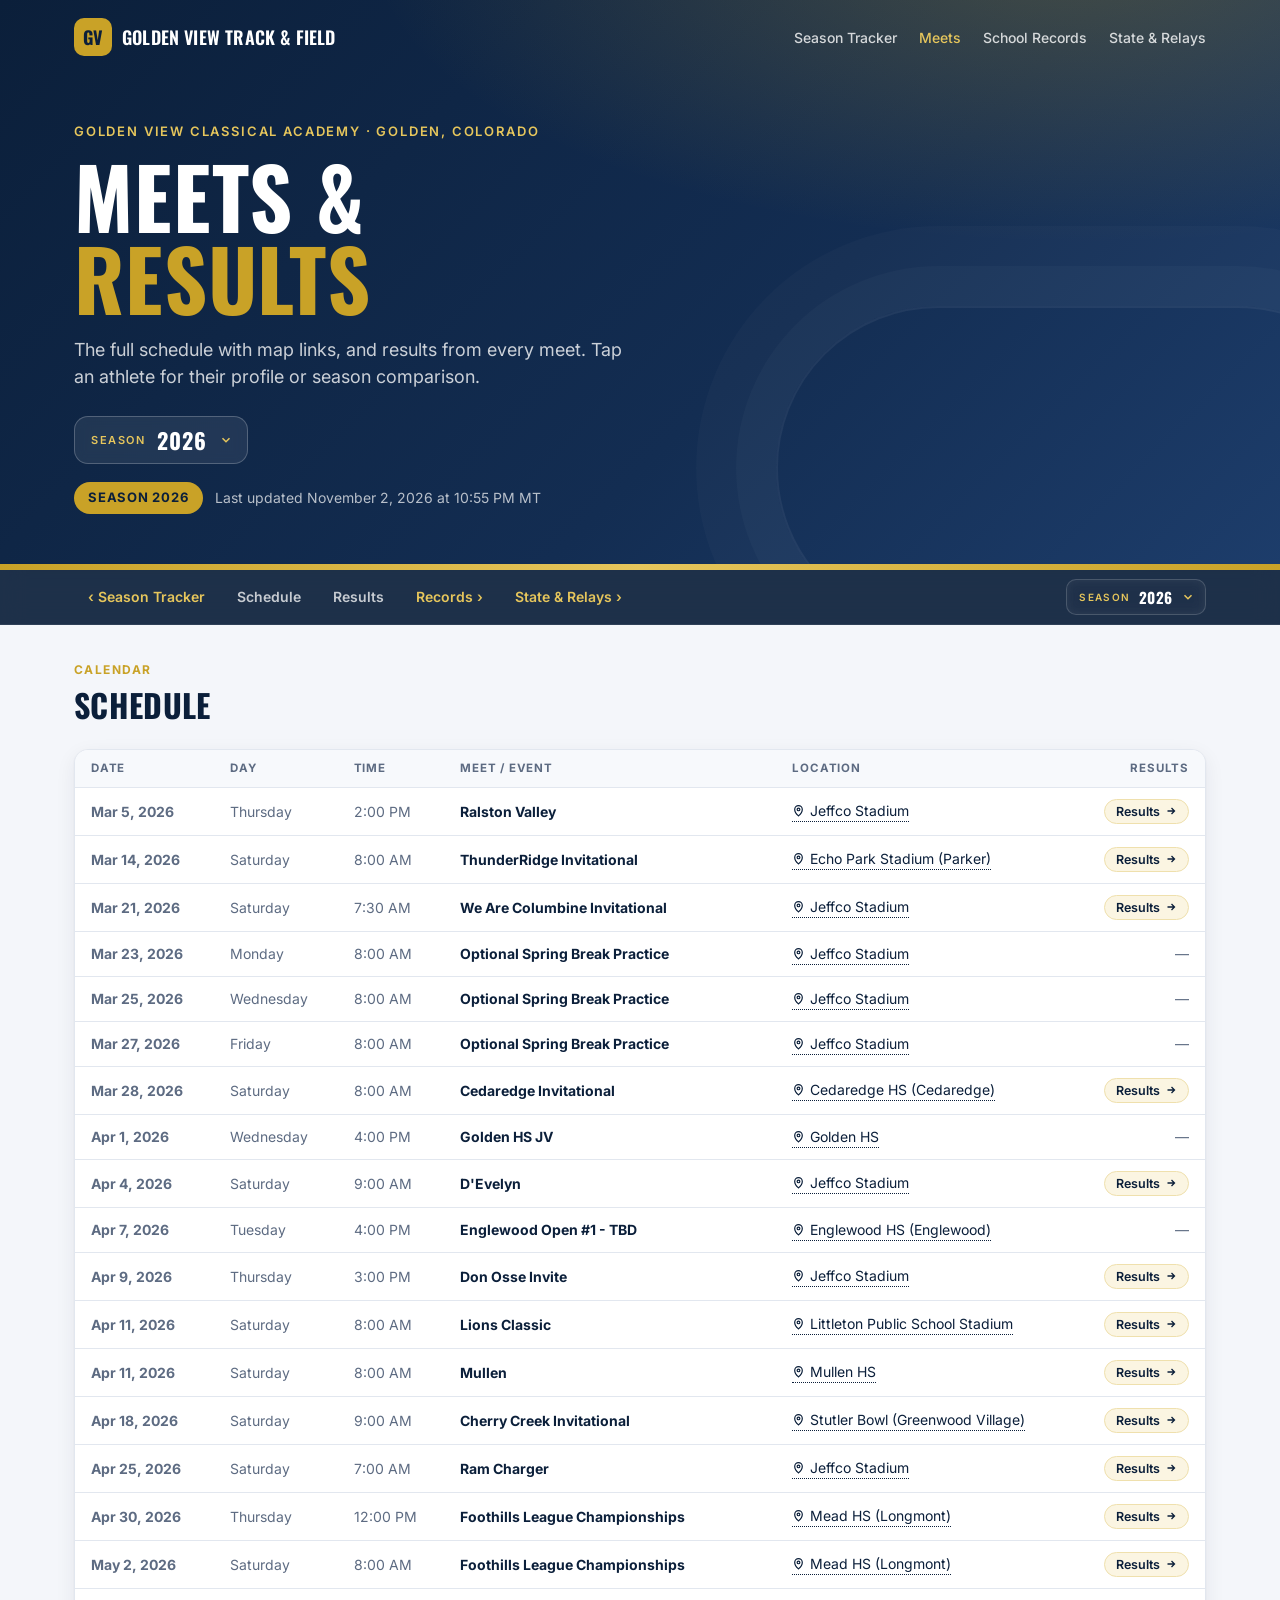
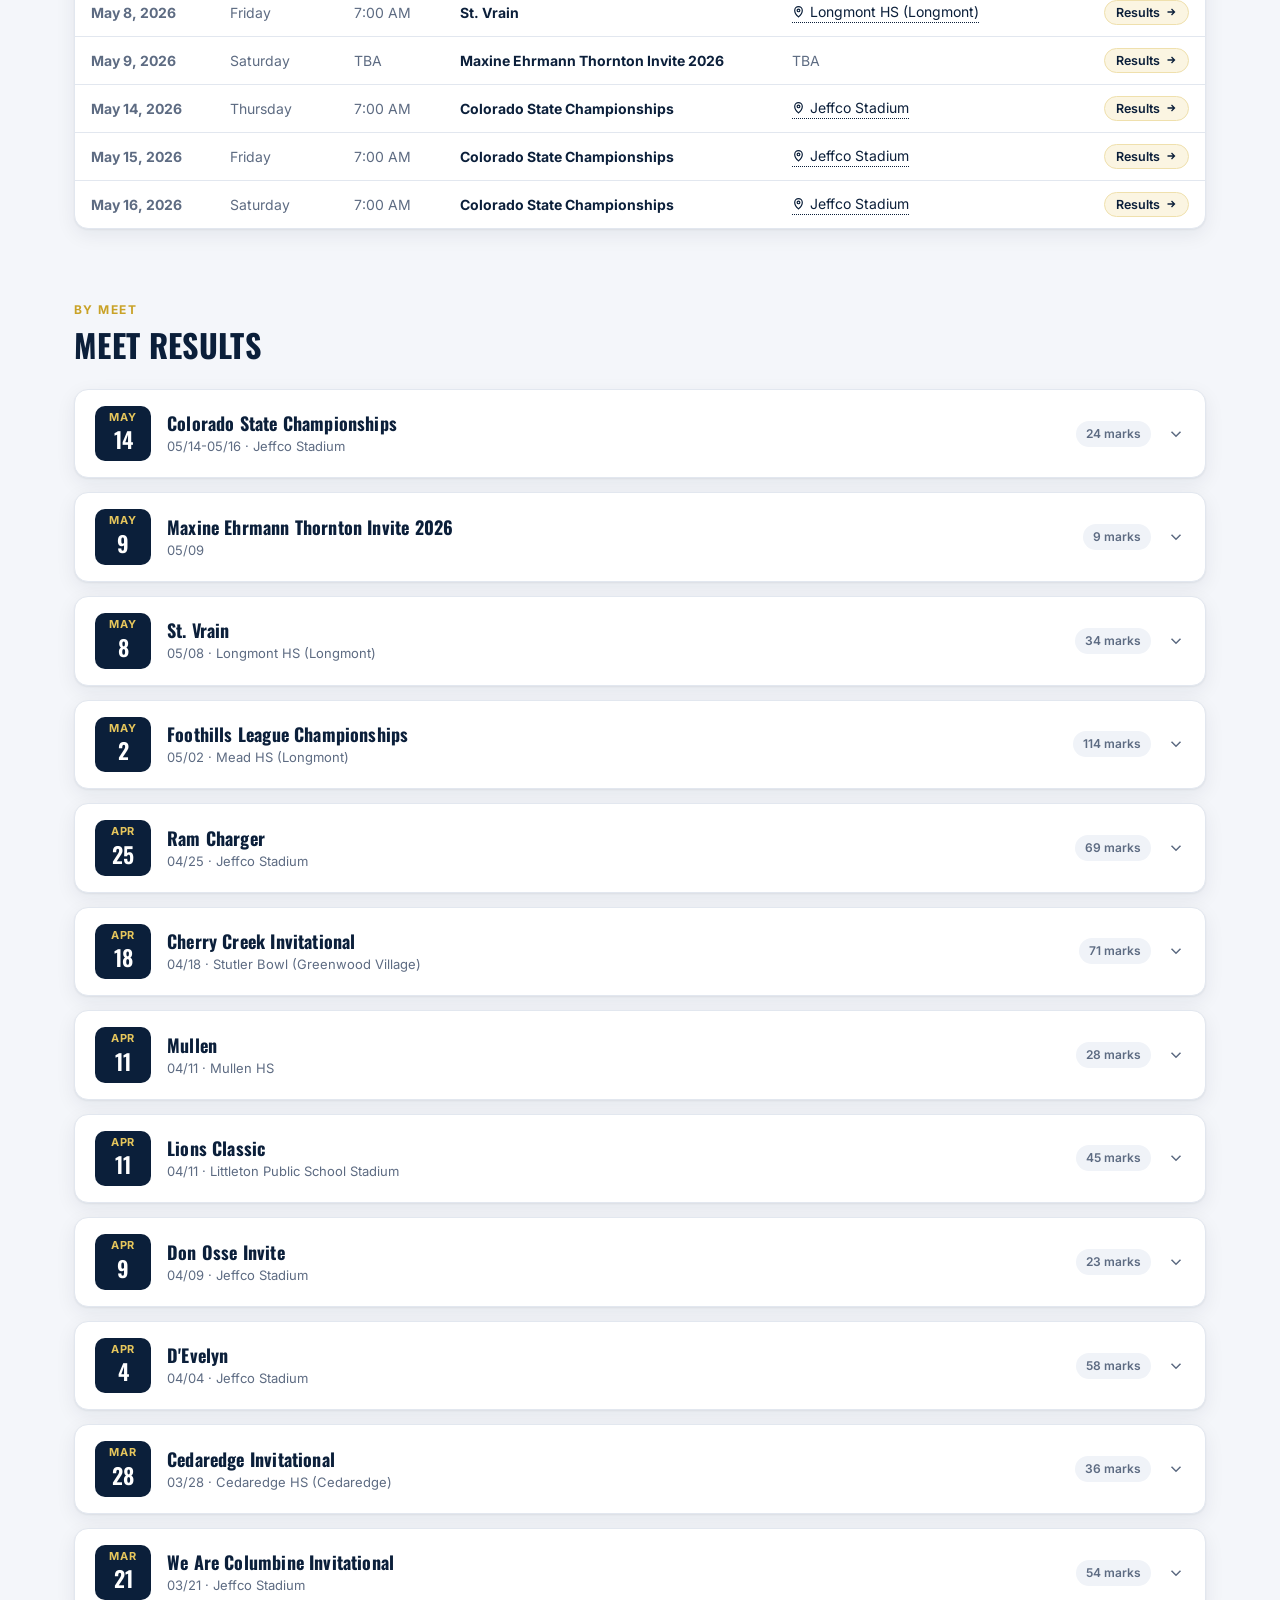
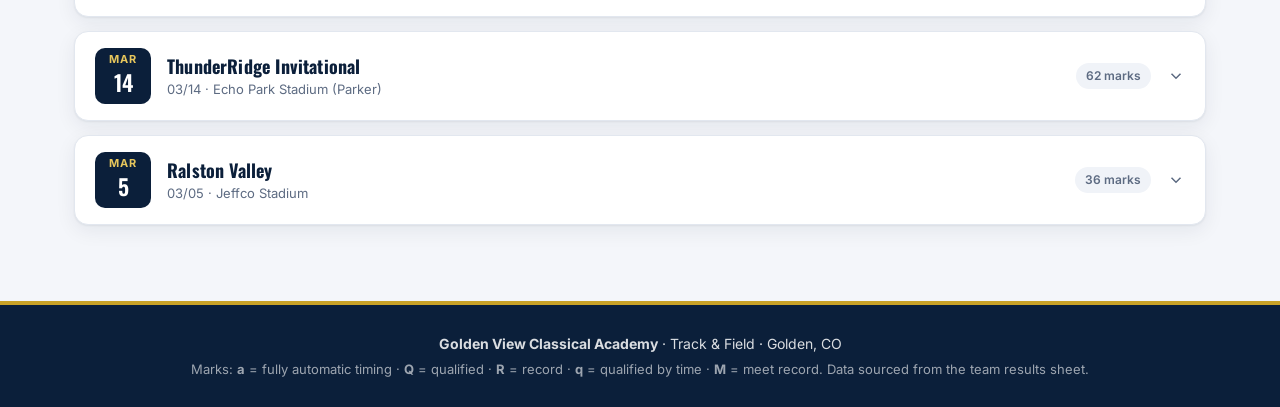
<file: meets.html>
<!doctype html>
<html lang="en">
<head>
<meta charset="utf-8">
<meta name="viewport" content="width=device-width, initial-scale=1">
<title>Golden View Track &amp; Field · Meets</title>
<meta name="description" content="Golden View Classical Academy Track & Field meet schedule and results by season.">
<link rel="preconnect" href="https://fonts.googleapis.com"><link rel="preconnect" href="https://fonts.gstatic.com" crossorigin>
<link href="https://fonts.googleapis.com/css2?family=Inter:wght@400;500;600;700&family=Oswald:wght@500;600;700&display=swap" rel="stylesheet">
<link rel="stylesheet" href="styles.css">
<link rel="stylesheet" href="records.css">
<script src="tips.js" defer></script>
<script src="app.js" defer></script>
</head>
<body data-page="meets">
<header class="hero">
  <nav class="topnav">
    <div class="brand"><span class="crest">GV</span><span>Golden View Track &amp; Field</span></div>
    <div class="links"><a href="./">Season Tracker</a><a href="meets.html" aria-current="page">Meets</a><a href="records.html">School Records</a><a href="planning.html">State &amp; Relays</a></div>
  </nav>
  <div class="hero-inner">
    <p class="eyebrow">Golden View Classical Academy · Golden, Colorado</p>
    <h1>Meets &amp;<br><span>Results</span></h1>
    <p class="lede">The full schedule with map links, and results from every meet. Tap an athlete for their profile or season comparison.</p>
    <div class="season-switch">
      <div class="sp sp-hero" id="seasonSelect"></div>
    </div>
    <div class="hero-meta"><span class="pill" id="seasonPill">Season</span><span class="updated" id="updated"></span></div>
  </div>
</header>
<nav class="secnav" id="secnav" aria-label="Sections">
  <div class="secnav-inner">
    <div class="secnav-links" id="secnavLinks">
      <a href="./" class="nav-back">‹ Season Tracker</a><a href="#schedule">Schedule</a><a href="#results">Results</a><a href="records.html" class="nav-ext">Records ›</a><a href="planning.html" class="nav-ext">State &amp; Relays ›</a>
    </div>
    <div class="sp sp-mini secnav-season" id="secnavSeason"></div>
  </div>
</nav>

<main class="meets-main">
  <section id="schedule" class="section">
    <div class="section-head"><div><p class="kicker">Calendar</p><h2>Schedule</h2></div></div>
    <div class="card table-wrap"><table id="scheduleTable" class="schedule"></table></div>
  </section>
  <section id="results" class="section">
    <div class="section-head"><div><p class="kicker">By Meet</p><h2>Meet Results</h2></div></div>
    <div id="meetResults" class="meet-list"></div>
  </section>
</main>

<footer class="footer">
  <div><strong>Golden View Classical Academy</strong> · Track &amp; Field · Golden, CO</div>
  <div class="muted">Marks: <b>a</b> = fully automatic timing · <b>Q</b> = qualified · <b>R</b> = record · <b>q</b> = qualified by time · <b>M</b> = meet record. Data sourced from the team results sheet.</div>
</footer>
</body>
</html>
</file>
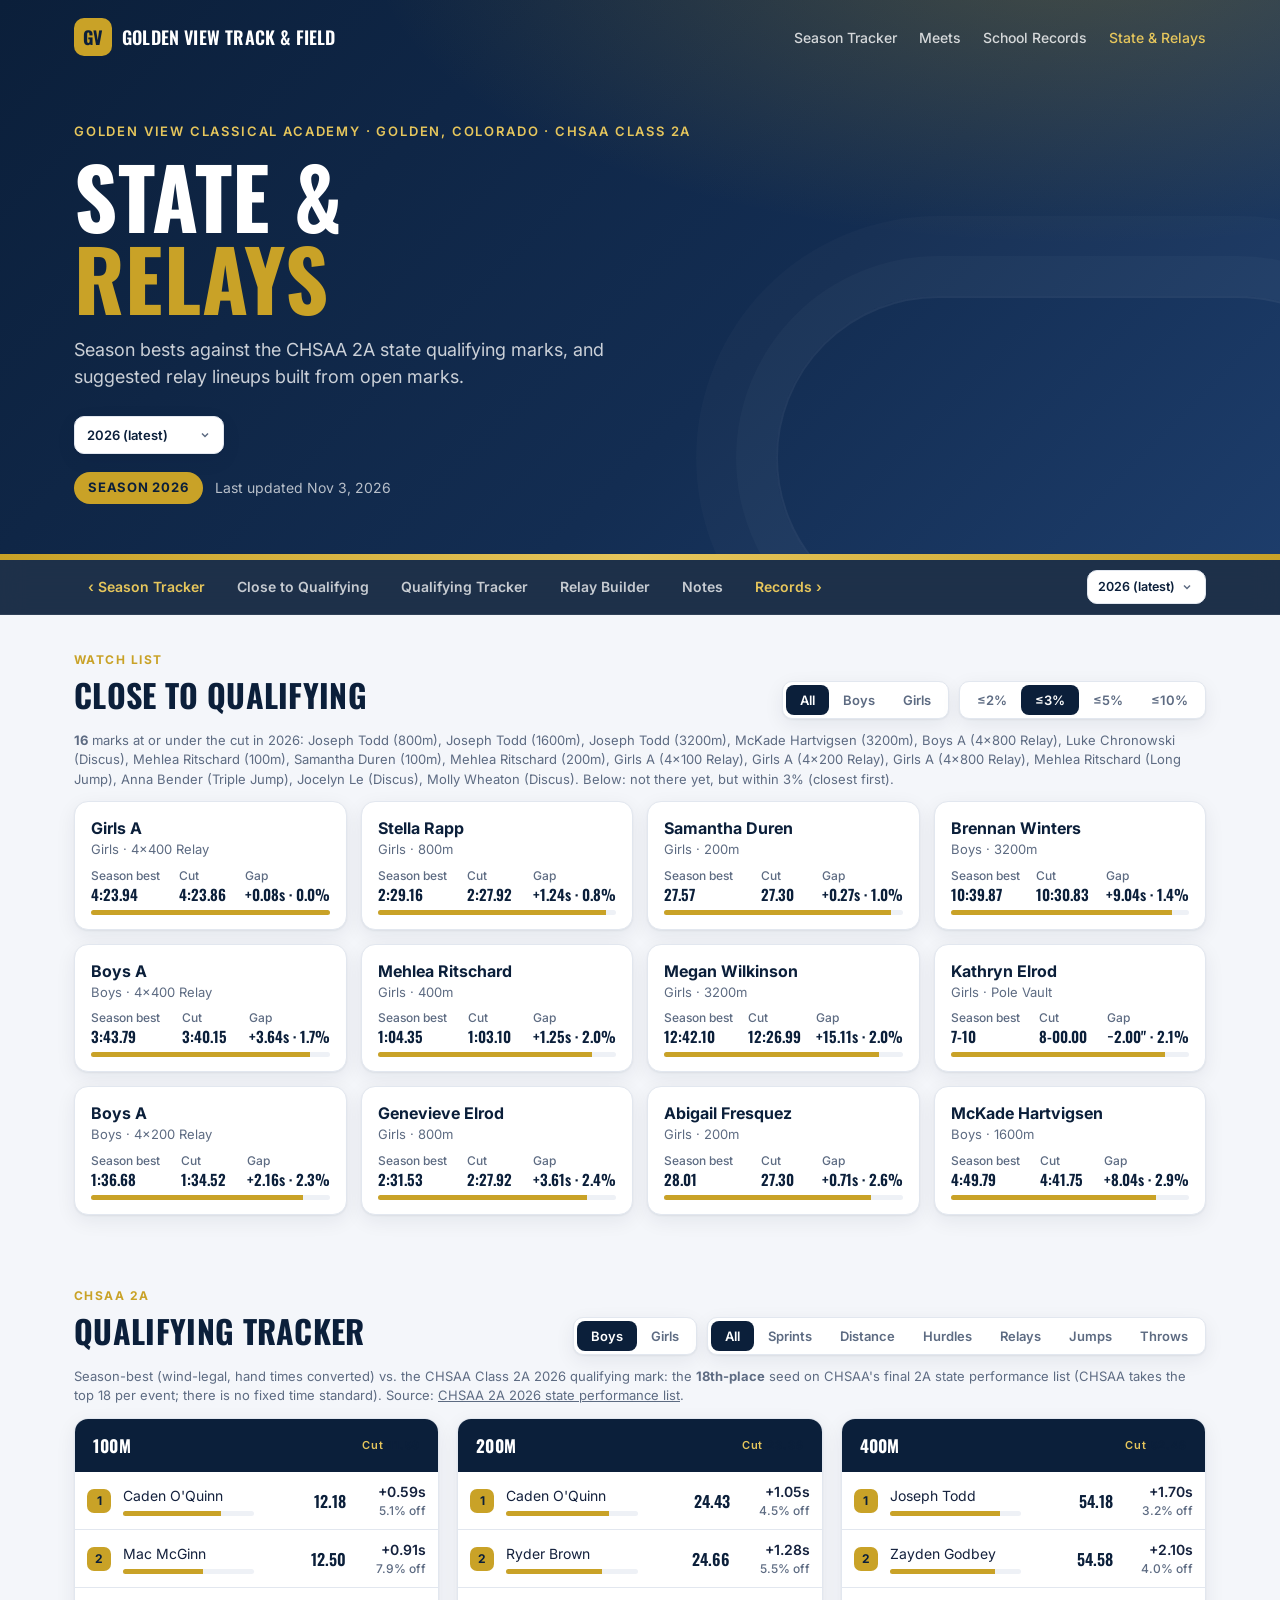
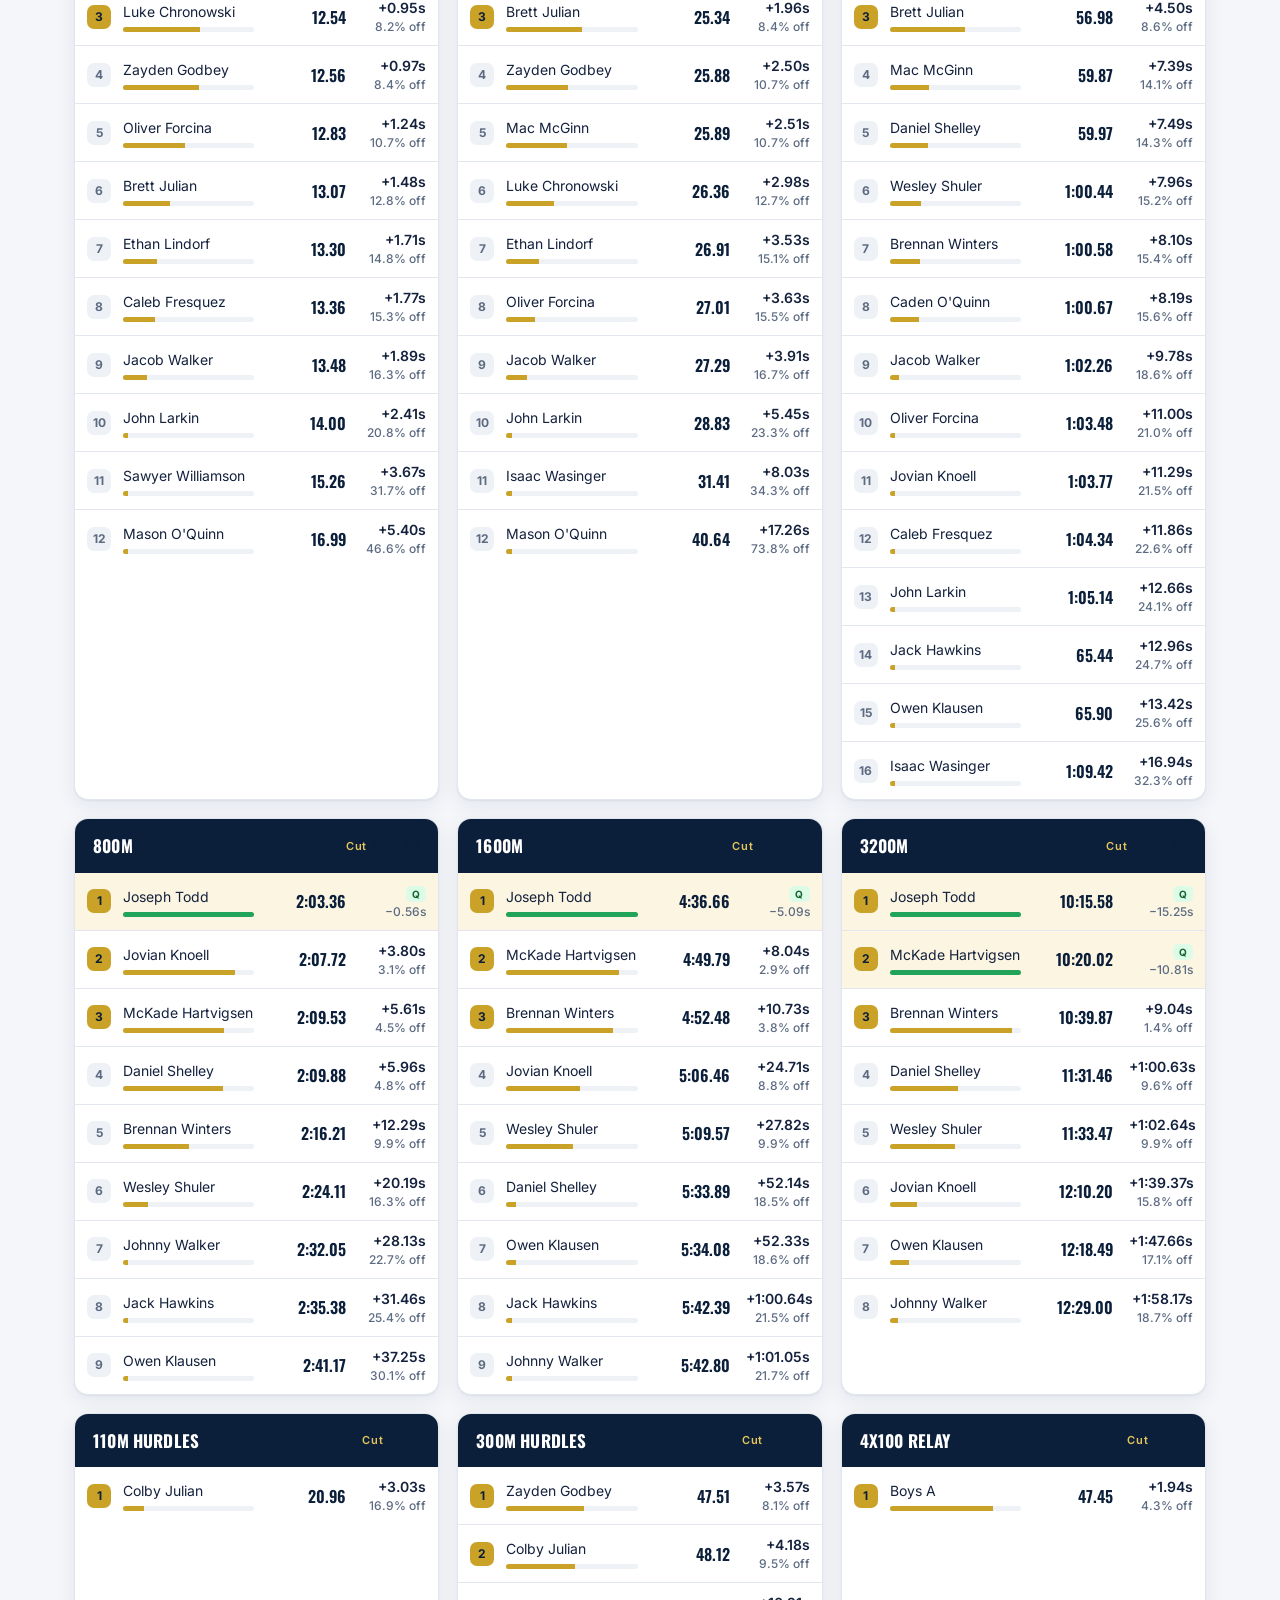
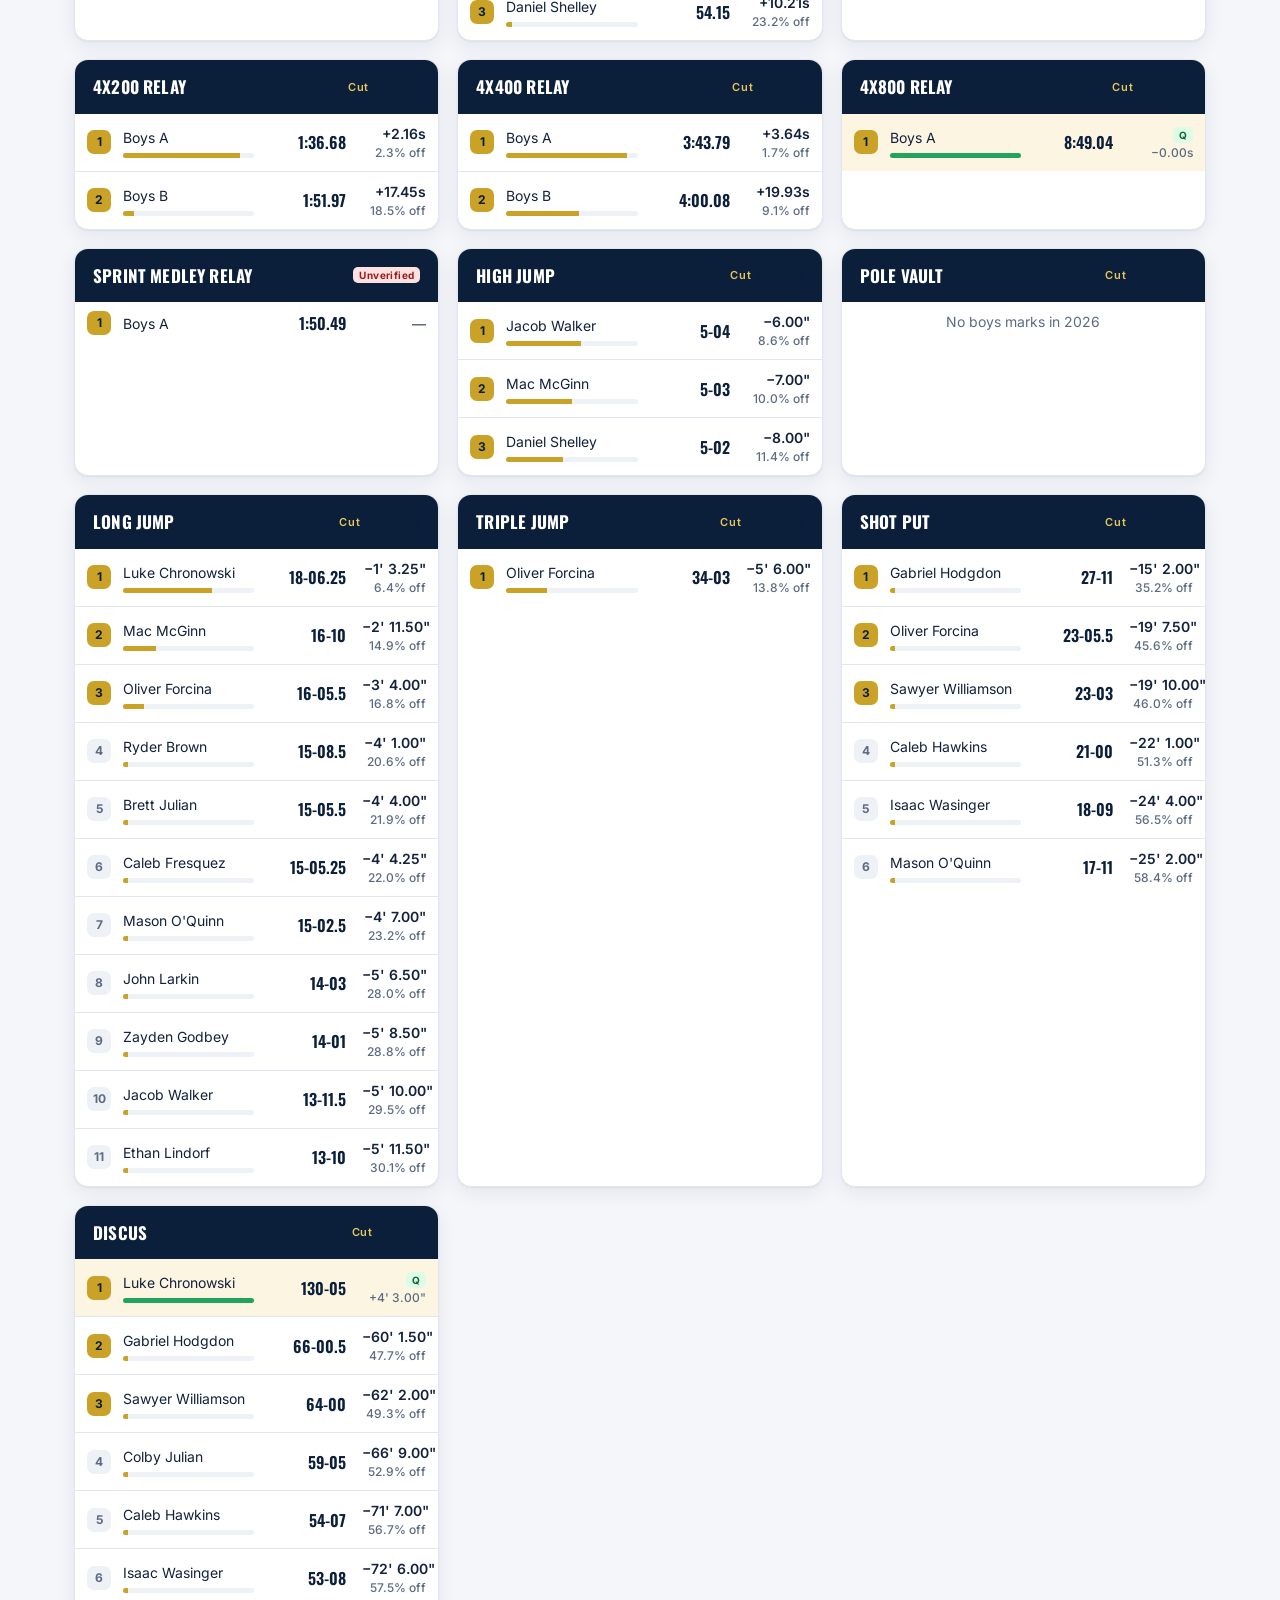
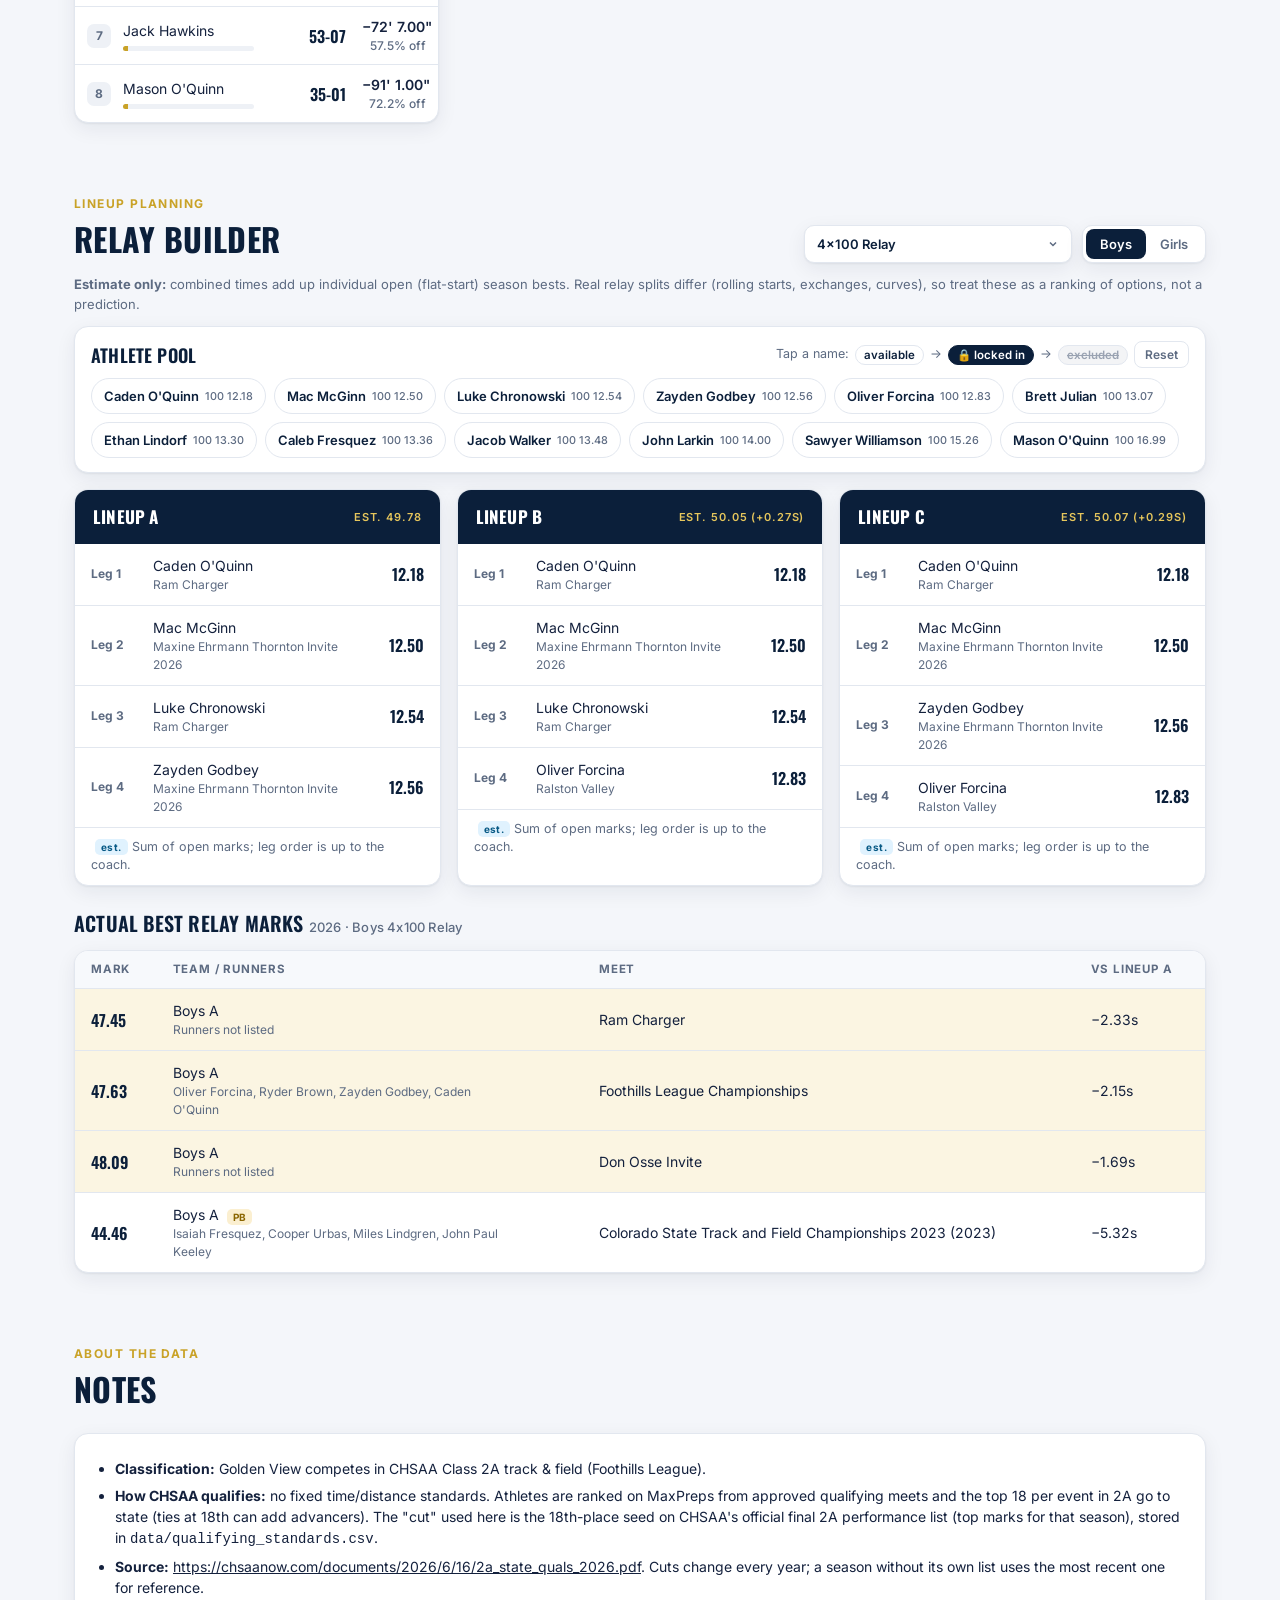
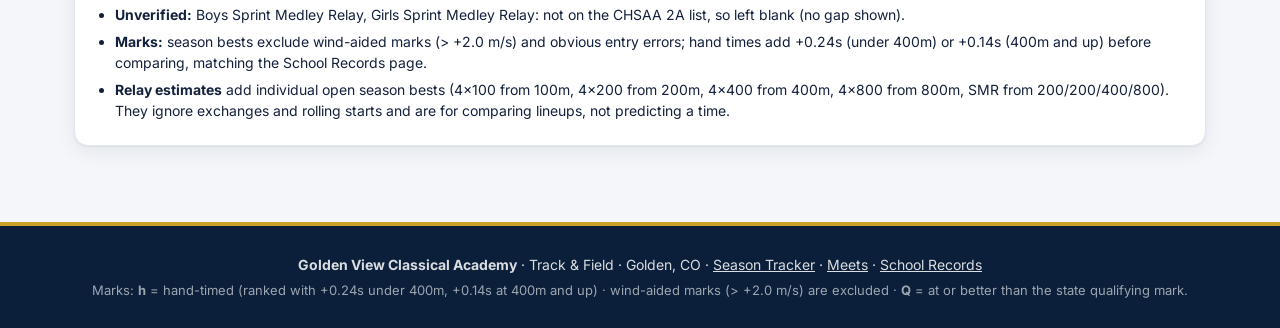
<file: planning.html>
<!doctype html>
<html lang="en">
<head>
<meta charset="utf-8">
<meta name="viewport" content="width=device-width, initial-scale=1">
<title>Golden View Track &amp; Field · State Qualifying &amp; Relay Builder</title>
<meta name="description" content="Golden View Classical Academy Track & Field: season bests vs. CHSAA 2A state qualifying marks, and a relay lineup builder.">
<link rel="preconnect" href="https://fonts.googleapis.com"><link rel="preconnect" href="https://fonts.gstatic.com" crossorigin>
<link href="https://fonts.googleapis.com/css2?family=Inter:wght@400;500;600;700&family=Oswald:wght@500;600;700&display=swap" rel="stylesheet">
<link rel="stylesheet" href="styles.css">
<link rel="stylesheet" href="records.css">
<link rel="stylesheet" href="planning.css">
<script src="tips.js" defer></script>
<script src="planning.js" defer></script>
</head>
<body class="records-page planning-page">
<header class="hero">
  <nav class="topnav">
    <div class="brand"><span class="crest">GV</span><span>Golden View Track &amp; Field</span></div>
    <div class="links"><a href="./">Season Tracker</a><a href="meets.html">Meets</a><a href="records.html">School Records</a><a href="planning.html" aria-current="page">State &amp; Relays</a></div>
  </nav>
  <div class="hero-inner">
    <p class="eyebrow">Golden View Classical Academy · Golden, Colorado · CHSAA Class 2A</p>
    <h1>State &amp;<br><span>Relays</span></h1>
    <p class="lede">Season bests against the CHSAA 2A state qualifying marks, and suggested relay lineups built from open marks.</p>
    <div class="season-switch"><label class="rec-select pl-season"><span class="sr-only">Season</span><select id="seasonSel" aria-label="Season"></select></label></div>
    <div class="hero-meta"><span class="pill" id="seasonPill">Season</span><span class="updated" id="updated"></span></div>
  </div>
</header>
<nav class="secnav" id="secnav" aria-label="Sections">
  <div class="secnav-inner">
    <div class="secnav-links" id="secnavLinks">
      <a href="./" class="nav-back">‹ Season Tracker</a><a href="#close">Close to Qualifying</a><a href="#qualifying">Qualifying Tracker</a><a href="#relays">Relay Builder</a><a href="#notes">Notes</a><a href="records.html" class="nav-ext">Records ›</a>
    </div>
    <label class="rec-select pl-season-mini"><span class="sr-only">Season</span><select id="seasonSelMini" aria-label="Season"></select></label>
  </div>
</nav>

<main>
  <section id="close" class="section">
    <div class="section-head"><div><p class="kicker">Watch List</p><h2>Close to Qualifying</h2></div>
      <div class="filters"><div class="seg" id="closeGender" role="group" aria-label="Gender"></div><div class="seg" id="closePct" role="group" aria-label="Within"></div></div>
    </div>
    <p class="muted rec-hint" id="closeHint"></p>
    <div id="closeBody"></div>
  </section>

  <section id="qualifying" class="section">
    <div class="section-head"><div><p class="kicker">CHSAA 2A</p><h2>Qualifying Tracker</h2></div>
      <div class="filters rec-controls"><div class="seg" id="qGender" role="group" aria-label="Gender"></div><div class="seg" id="qGroup" role="group" aria-label="Event group"></div></div>
    </div>
    <p class="muted rec-hint" id="qHint"></p>
    <div class="q-grid" id="qBody"></div>
  </section>

  <section id="relays" class="section">
    <div class="section-head"><div><p class="kicker">Lineup Planning</p><h2>Relay Builder</h2></div>
      <div class="filters rec-controls"><label class="rec-select"><span class="sr-only">Relay</span><select id="rRelay" aria-label="Relay"></select></label><div class="seg" id="rGender" role="group" aria-label="Gender"></div></div>
    </div>
    <p class="muted rec-hint"><b>Estimate only:</b> combined times add up individual open (flat-start) season bests. Real relay splits differ (rolling starts, exchanges, curves), so treat these as a ranking of options, not a prediction.</p>
    <div class="card r-pool">
      <div class="r-pool-head"><h3>Athlete pool</h3><span class="muted r-legend">Tap a name: <span class="chip">available</span> → <span class="chip locked">🔒 locked in</span> → <span class="chip out">excluded</span> <button type="button" class="r-reset" id="rReset">Reset</button></span></div>
      <div class="r-chips" id="rPool"></div>
    </div>
    <div class="r-grid" id="rLineups"></div>
    <h3 class="r-sub">Actual best relay marks <small class="muted" id="rActualSeason"></small></h3>
    <div id="rActual"></div>
  </section>

  <section id="notes" class="section">
    <div class="section-head"><div><p class="kicker">About the Data</p><h2>Notes</h2></div></div>
    <div class="card rec-notes" id="notesBody"></div>
  </section>
</main>

<footer class="footer">
  <div><strong>Golden View Classical Academy</strong> · Track &amp; Field · Golden, CO · <a href="./">Season Tracker</a> · <a href="meets.html">Meets</a> · <a href="records.html">School Records</a></div>
  <div class="muted">Marks: <b>h</b> = hand-timed (ranked with +0.24s under 400m, +0.14s at 400m and up) · wind-aided marks (&gt; +2.0 m/s) are excluded · <b>Q</b> = at or better than the state qualifying mark.</div>
</footer>
</body>
</html>
</file>
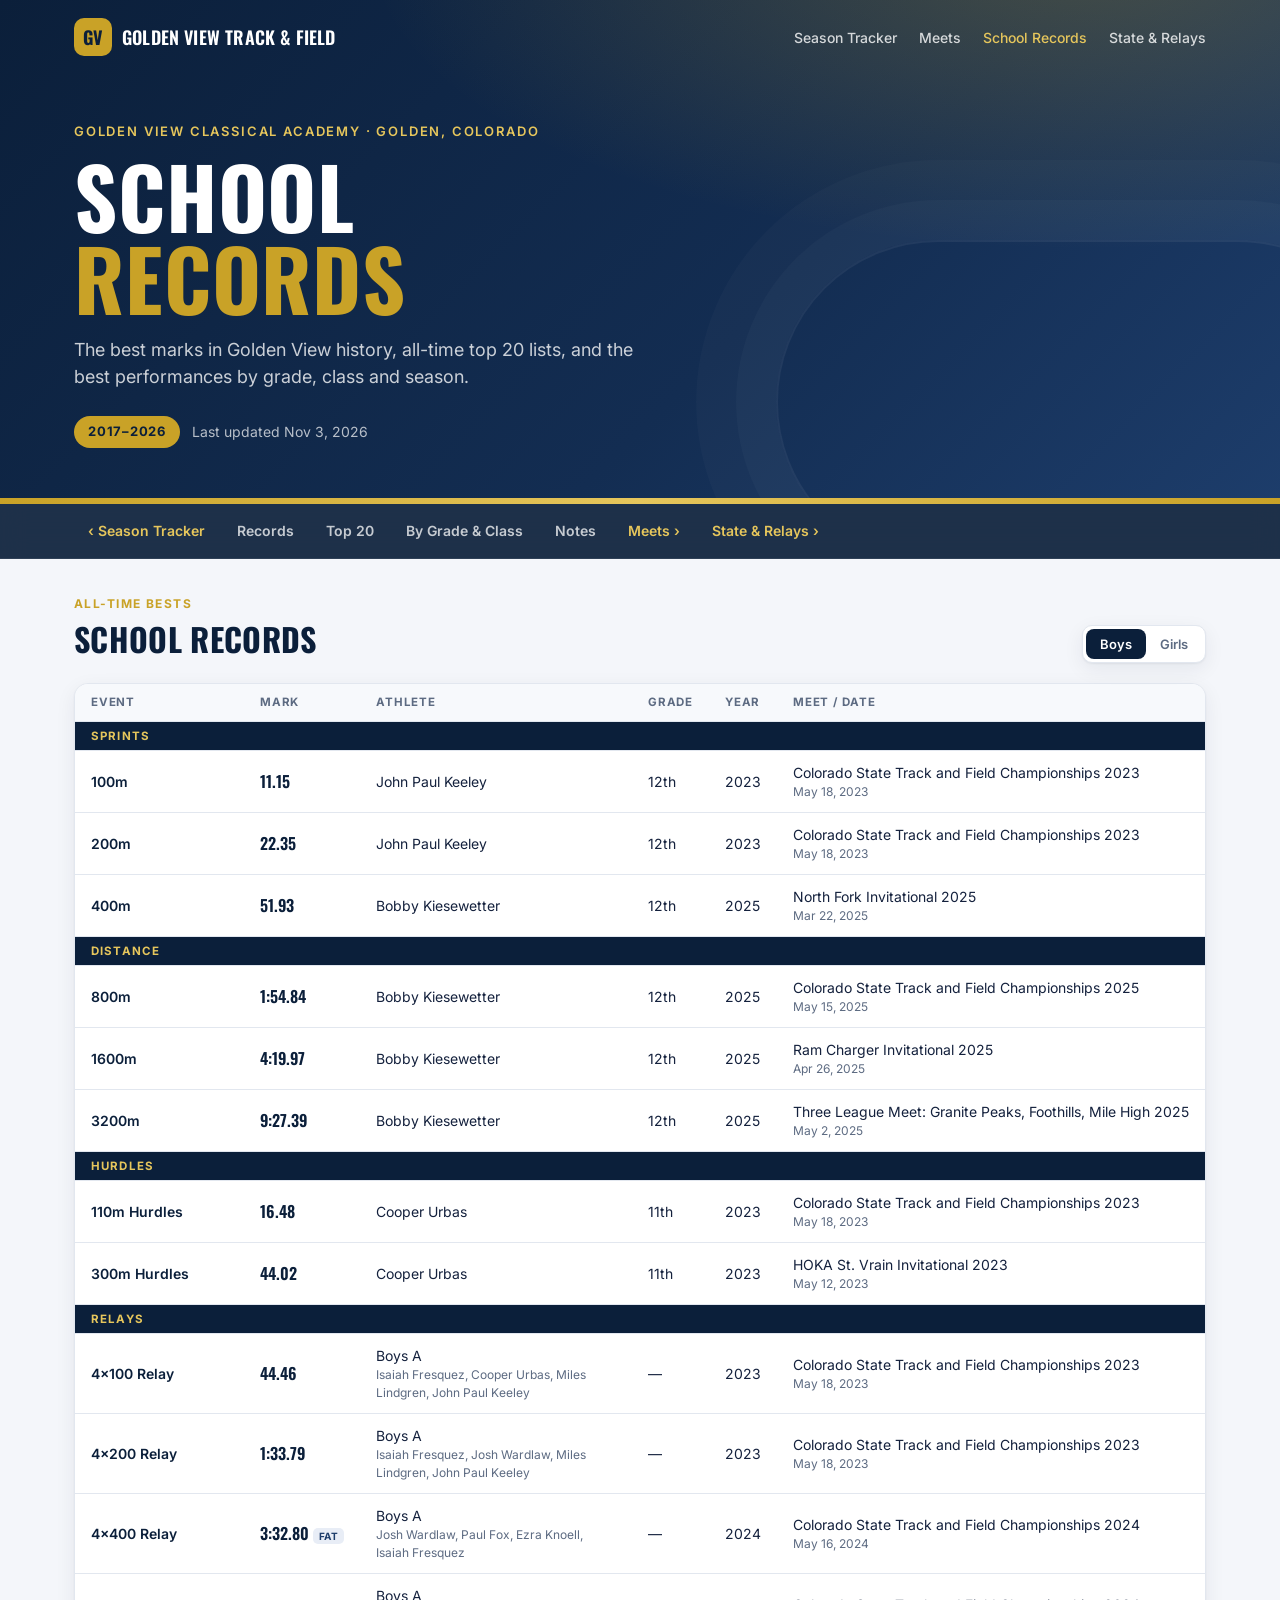
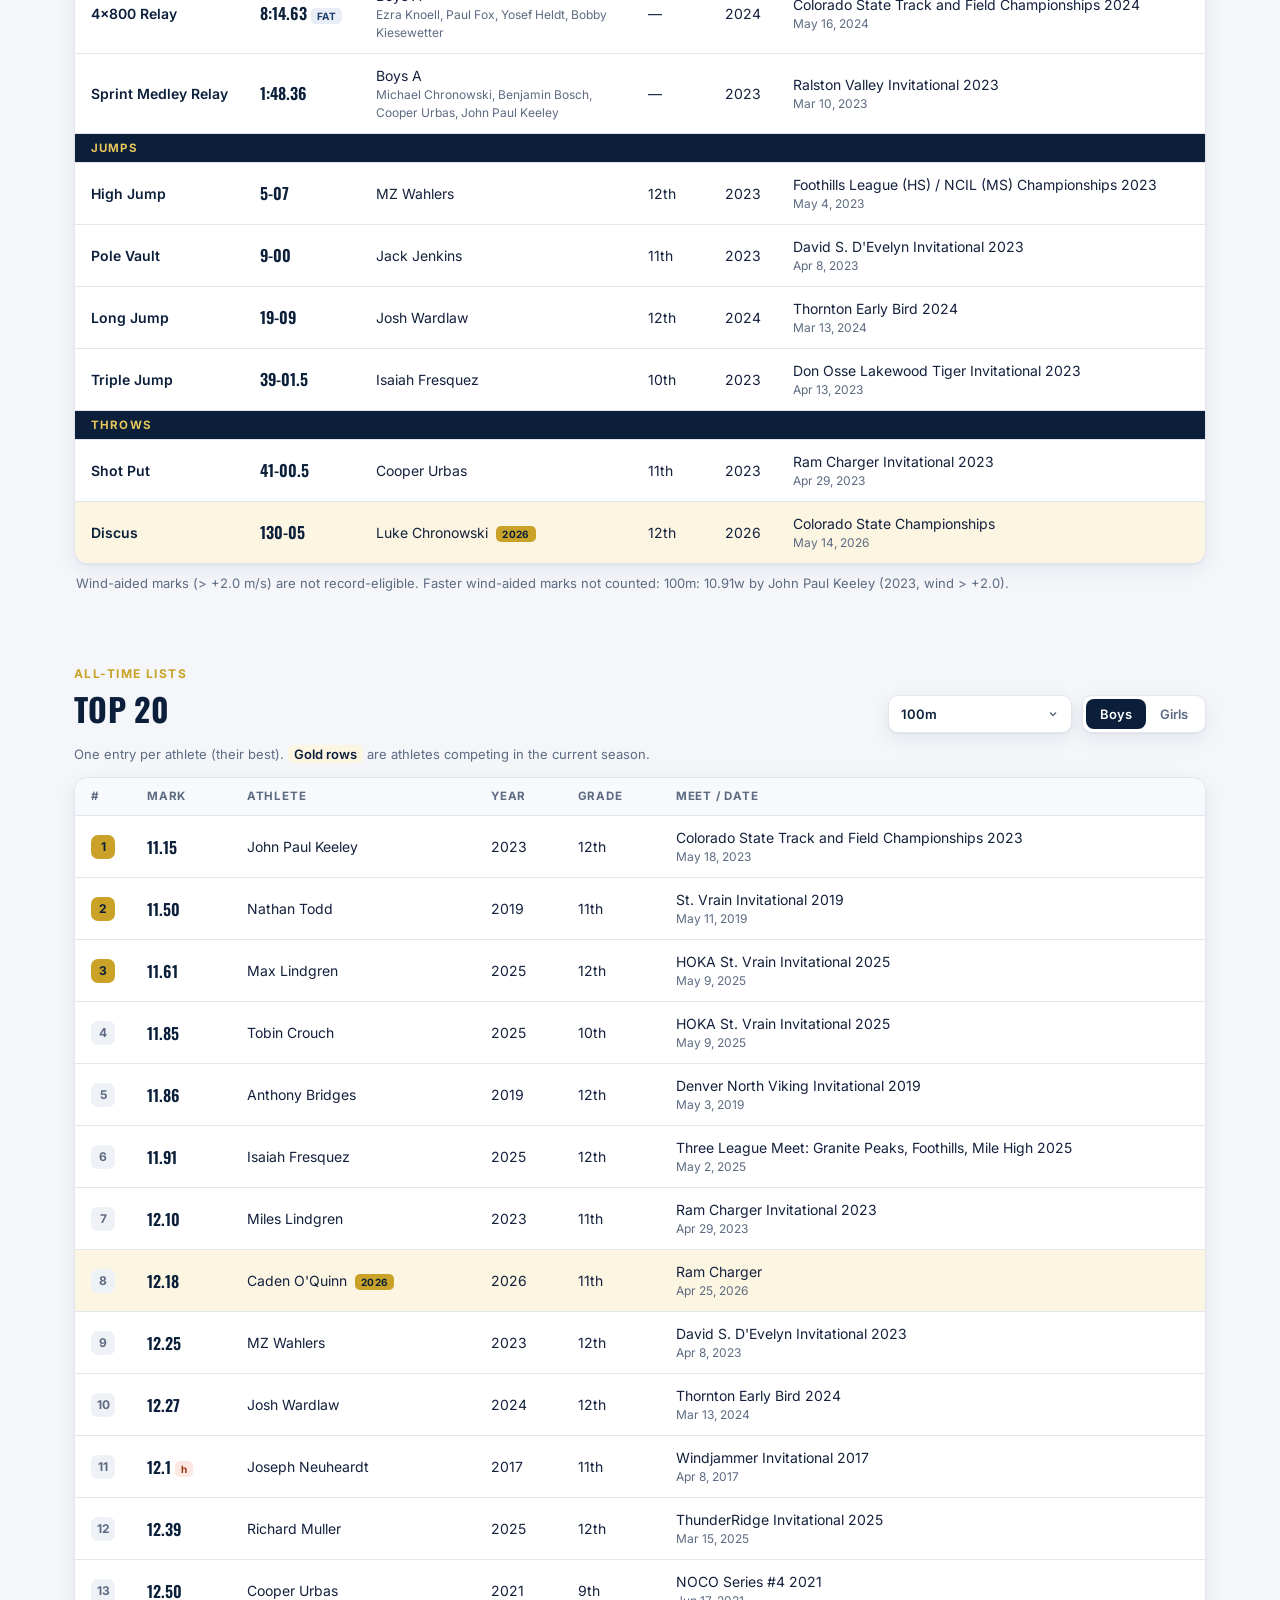
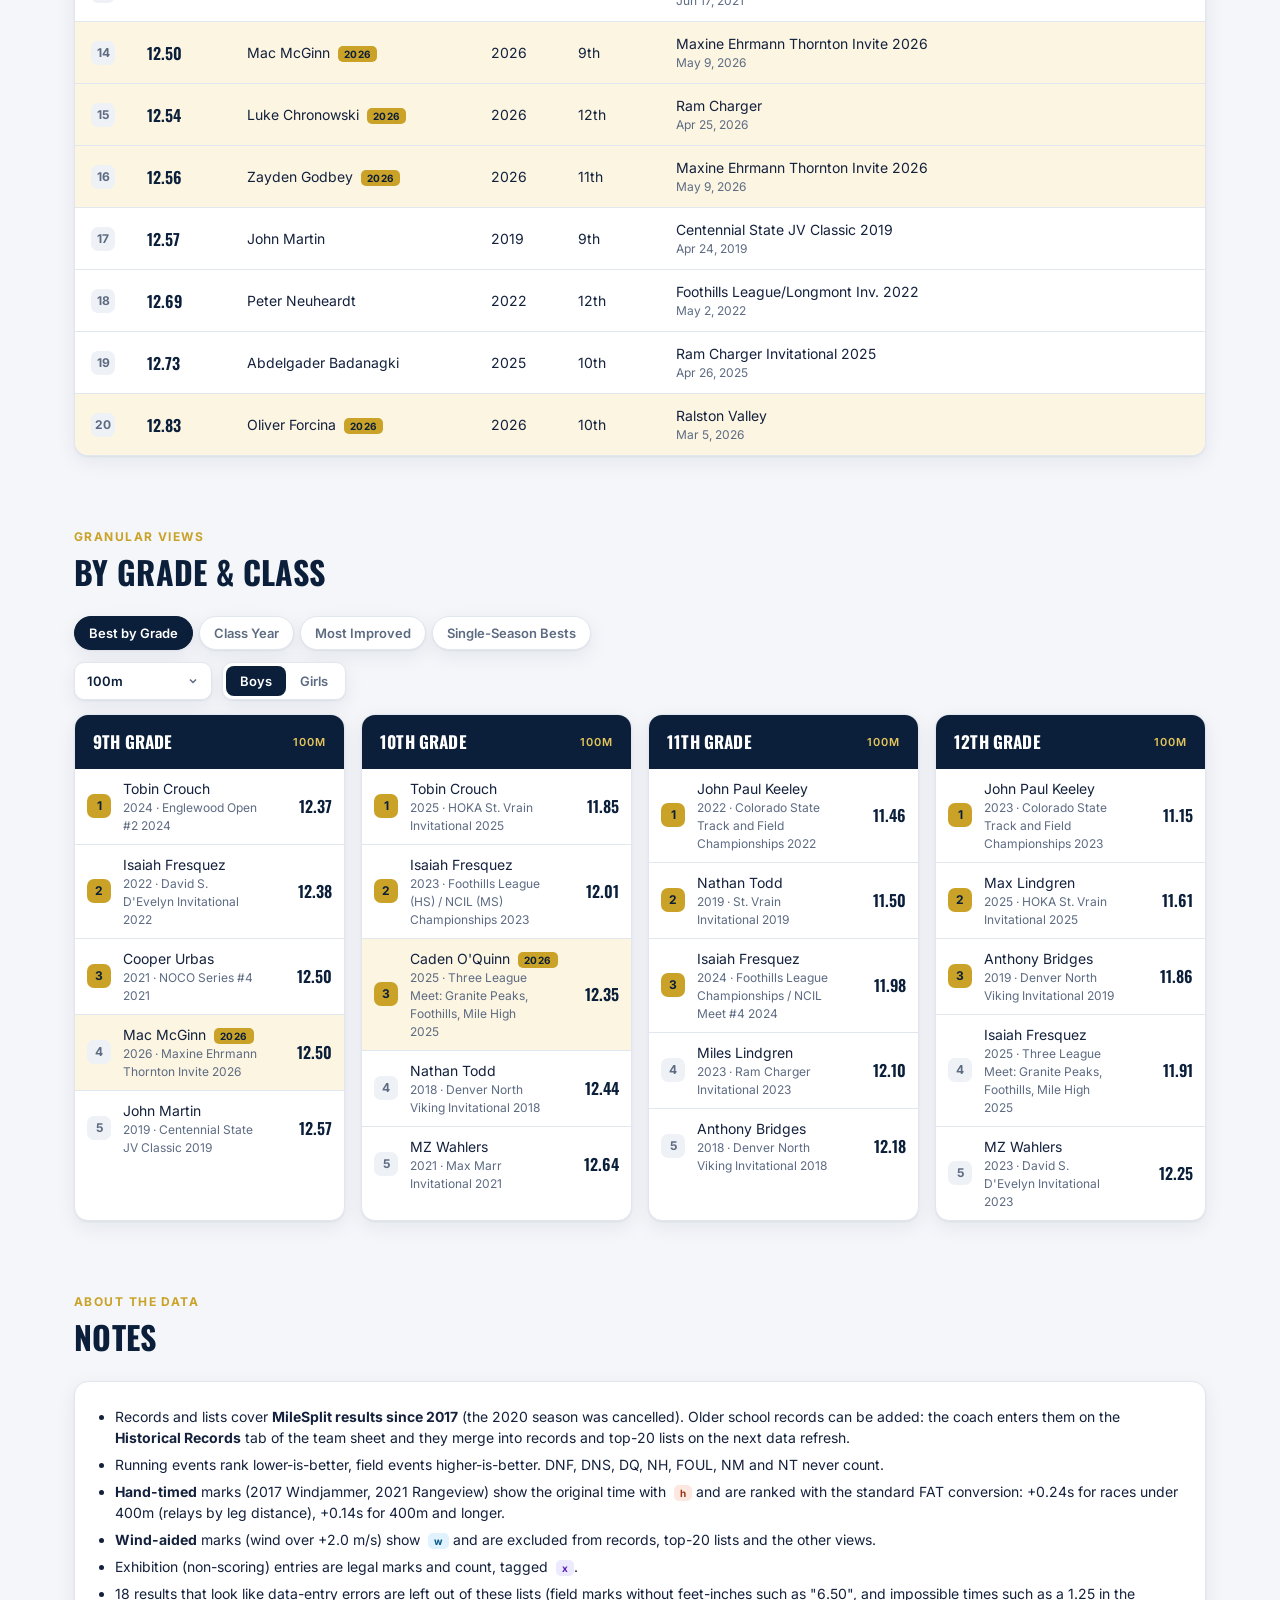
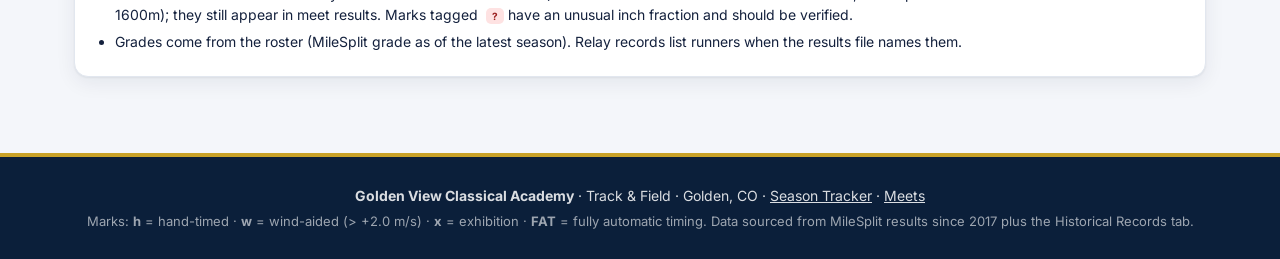
<file: records.html>
<!doctype html>
<html lang="en">
<head>
<meta charset="utf-8">
<meta name="viewport" content="width=device-width, initial-scale=1">
<title>Golden View Track &amp; Field · School Records</title>
<meta name="description" content="Golden View Classical Academy Track & Field school records, all-time top 20 lists, best marks by grade and class, and most improved athletes.">
<link rel="preconnect" href="https://fonts.googleapis.com"><link rel="preconnect" href="https://fonts.gstatic.com" crossorigin>
<link href="https://fonts.googleapis.com/css2?family=Inter:wght@400;500;600;700&family=Oswald:wght@500;600;700&display=swap" rel="stylesheet">
<link rel="stylesheet" href="styles.css">
<link rel="stylesheet" href="records.css">
<script src="tips.js" defer></script>
<script src="records.js" defer></script>
</head>
<body class="records-page">
<header class="hero">
  <nav class="topnav">
    <div class="brand"><span class="crest">GV</span><span>Golden View Track &amp; Field</span></div>
    <div class="links"><a href="./">Season Tracker</a><a href="meets.html">Meets</a><a href="records.html" aria-current="page">School Records</a><a href="planning.html">State &amp; Relays</a></div>
  </nav>
  <div class="hero-inner">
    <p class="eyebrow">Golden View Classical Academy · Golden, Colorado</p>
    <h1>School<br><span>Records</span></h1>
    <p class="lede">The best marks in Golden View history, all-time top 20 lists, and the best performances by grade, class and season.</p>
    <div class="hero-meta"><span class="pill" id="rangePill">Since 2017</span><span class="updated" id="updated"></span></div>
  </div>
</header>
<nav class="secnav" id="secnav" aria-label="Sections">
  <div class="secnav-inner">
    <div class="secnav-links" id="secnavLinks">
      <a href="./" class="nav-back">‹ Season Tracker</a><a href="#records">Records</a><a href="#top20">Top 20</a><a href="#more">By Grade &amp; Class</a><a href="#notes">Notes</a><a href="meets.html" class="nav-ext">Meets ›</a><a href="planning.html" class="nav-ext">State &amp; Relays ›</a>
    </div>
  </div>
</nav>

<main>
  <section id="records" class="section">
    <div class="section-head"><div><p class="kicker">All-Time Bests</p><h2>School Records</h2></div>
      <div class="filters"><div class="seg" id="recGender" role="group" aria-label="Gender"></div></div>
    </div>
    <div class="card table-wrap"><table id="recordsTable" class="rec-table"></table></div>
    <p class="rec-foot muted" id="recFoot"></p>
  </section>

  <section id="top20" class="section">
    <div class="section-head"><div><p class="kicker">All-Time Lists</p><h2>Top 20</h2></div>
      <div class="filters rec-controls">
        <label class="rec-select"><span class="sr-only">Event</span><select id="t20Event" aria-label="Event"></select></label>
        <div class="seg" id="t20Gender" role="group" aria-label="Gender"></div>
      </div>
    </div>
    <p class="muted rec-hint">One entry per athlete (their best). <span class="cur-key">Gold rows</span> are athletes competing in the current season.</p>
    <div class="card table-wrap"><table id="top20Table" class="rec-table"></table></div>
  </section>

  <section id="more" class="section">
    <div class="section-head"><div><p class="kicker">Granular Views</p><h2>By Grade &amp; Class</h2></div></div>
    <div class="rec-tabs" role="tablist" aria-label="Views" id="moreTabs"></div>
    <div class="filters rec-controls rec-subcontrols" id="moreControls"></div>
    <div id="moreBody"></div>
  </section>

  <section id="notes" class="section">
    <div class="section-head"><div><p class="kicker">About the Data</p><h2>Notes</h2></div></div>
    <div class="card rec-notes" id="notesBody"></div>
  </section>
</main>

<footer class="footer">
  <div><strong>Golden View Classical Academy</strong> · Track &amp; Field · Golden, CO · <a href="./">Season Tracker</a> · <a href="meets.html">Meets</a></div>
  <div class="muted">Marks: <b>h</b> = hand-timed · <b>w</b> = wind-aided (&gt; +2.0 m/s) · <b>x</b> = exhibition · <b>FAT</b> = fully automatic timing. Data sourced from MileSplit results since 2017 plus the Historical Records tab.</div>
</footer>
</body>
</html>
</file>
<file: styles.css>
:root{--navy:#0b1f3a;--navy2:#132d52;--navy3:#1d3d6b;--gold:#c9a227;--gold2:#e6c65c;--bg:#f4f6fa;--card:#fff;--text:#14213d;--muted:#5d6b82;--border:#e2e7ef;--radius:14px;--shadow:0 1px 2px rgba(11,31,58,.06),0 6px 20px rgba(11,31,58,.07)}
*{box-sizing:border-box}html{scroll-behavior:smooth}
body{margin:0;font-family:Inter,system-ui,sans-serif;background:var(--bg);color:var(--text);line-height:1.5;-webkit-font-smoothing:antialiased}
h1,h2,h3,.stat-num,.pr-mark,.brand{font-family:Oswald,Inter,sans-serif;letter-spacing:.01em}
a{color:inherit}
.hero{background:radial-gradient(1200px 500px at 85% -10%,rgba(201,162,39,.28),transparent 60%),linear-gradient(135deg,var(--navy) 0%,var(--navy2) 60%,var(--navy3) 100%);color:#fff;position:relative;overflow:hidden}
.hero:after{content:"";position:absolute;inset:auto 0 0 0;height:6px;background:linear-gradient(90deg,var(--gold),var(--gold2),var(--gold))}
.hero:before{content:"";position:absolute;right:-120px;bottom:-60px;width:620px;height:320px;border:2px solid rgba(255,255,255,.06);border-radius:320px;box-shadow:0 0 0 40px rgba(255,255,255,.025),0 0 0 80px rgba(255,255,255,.02)}
.topnav{max-width:1180px;margin:0 auto;padding:18px 24px;display:flex;align-items:center;justify-content:space-between;gap:16px;position:relative;z-index:1}
.brand{display:flex;align-items:center;gap:10px;font-size:18px;font-weight:600;text-transform:uppercase}
.crest{display:inline-grid;place-items:center;width:38px;height:38px;border-radius:10px;background:var(--gold);color:var(--navy);font-weight:700}
.links a{text-decoration:none;color:rgba(255,255,255,.8);font-size:14px;font-weight:500;margin-left:22px}.links a:hover{color:var(--gold2)}
.hero-inner{max-width:1180px;margin:0 auto;padding:48px 24px 72px;position:relative;z-index:1}
.eyebrow{color:var(--gold2);text-transform:uppercase;letter-spacing:.14em;font-size:13px;font-weight:600;margin:0 0 12px}
.hero h1{font-size:clamp(44px,7vw,84px);line-height:.98;margin:0;text-transform:uppercase;font-weight:700}
.hero h1 span{color:var(--gold)}
.lede{max-width:560px;color:rgba(255,255,255,.78);font-size:18px;margin:18px 0 26px}
.hero-meta{display:flex;flex-wrap:wrap;gap:12px;align-items:center}
.pill{background:var(--gold);color:var(--navy);font-weight:700;font-size:13px;padding:6px 14px;border-radius:999px;text-transform:uppercase;letter-spacing:.06em}
.updated{color:rgba(255,255,255,.7);font-size:14px}
main{max-width:1180px;margin:0 auto;padding:0 24px}
.section{padding:36px 0}
#overview{margin-top:-52px;position:relative;z-index:2;padding-top:0}
.section-head{display:flex;justify-content:space-between;align-items:flex-end;gap:16px;flex-wrap:wrap;margin-bottom:20px}
.kicker{margin:0;color:var(--gold);font-weight:700;text-transform:uppercase;letter-spacing:.12em;font-size:12px}
h2{margin:2px 0 0;font-size:32px;text-transform:uppercase;color:var(--navy)}
.card{background:var(--card);border:1px solid var(--border);border-radius:var(--radius);box-shadow:var(--shadow)}
.stats{display:grid;grid-template-columns:repeat(5,1fr);gap:16px}
.stat{background:var(--card);border-radius:var(--radius);box-shadow:var(--shadow);padding:20px 22px;border-top:4px solid var(--gold)}
.stat-num{font-size:38px;font-weight:600;color:var(--navy);line-height:1.1}
.stat-label{color:var(--muted);font-size:13px;font-weight:500;text-transform:uppercase;letter-spacing:.06em}
.filters{display:flex;gap:10px;flex-wrap:wrap}
.seg{display:inline-flex;background:#fff;border:1px solid var(--border);border-radius:10px;padding:3px;box-shadow:var(--shadow)}
.seg button{border:0;background:transparent;font:600 13px Inter,sans-serif;color:var(--muted);padding:7px 14px;border-radius:8px;cursor:pointer}
.seg button.active{background:var(--navy);color:#fff}
.pr-grid{display:grid;grid-template-columns:repeat(auto-fill,minmax(340px,1fr));gap:18px}
.pr-event{overflow:hidden}
.pr-event h3{margin:0;padding:14px 18px;background:var(--navy);color:#fff;font-size:17px;text-transform:uppercase;display:flex;justify-content:space-between;align-items:center}
.pr-event h3 small{font-family:Inter;font-size:11px;font-weight:600;color:var(--gold2);letter-spacing:.08em}
.pr-row{display:grid;grid-template-columns:28px 1fr auto;gap:12px;align-items:center;padding:12px 18px;border-top:1px solid var(--border)}
.pr-row:first-of-type{border-top:0}
.rank{width:26px;height:26px;border-radius:50%;display:grid;place-items:center;font-size:12px;font-weight:700;background:#eef1f6;color:var(--muted)}
.rank.r1{background:var(--gold);color:var(--navy)}
.pr-name{font-weight:600}.pr-sub{font-size:12.5px;color:var(--muted)}
.pr-mark{font-size:22px;font-weight:600;color:var(--navy);text-align:right}
.tag{display:inline-block;font:700 10px Inter;padding:2px 6px;border-radius:5px;margin-left:4px;vertical-align:middle;letter-spacing:.04em}
.tag.q{background:#e3f4ea;color:#17703d}.tag.r{background:#fbefd0;color:#8a6500}.tag.a{background:#e8edf6;color:var(--navy3)}
.athlete-grid{display:grid;grid-template-columns:repeat(auto-fill,minmax(360px,1fr));gap:18px}
.athlete{padding:20px}
.ath-head{display:flex;gap:14px;align-items:center;margin-bottom:14px}
.avatar{width:50px;height:50px;border-radius:12px;background:linear-gradient(135deg,var(--navy),var(--navy3));color:var(--gold2);display:grid;place-items:center;font:600 18px Oswald}
.ath-head h3{margin:0;font-size:20px;color:var(--navy)}
.ath-meta{font-size:13px;color:var(--muted)}
.ath-prs{display:flex;flex-wrap:wrap;gap:8px;margin-bottom:12px}
.chip{background:#f3f5f9;border:1px solid var(--border);border-radius:9px;padding:6px 10px;font-size:12px;color:var(--muted)}
.chip b{display:block;color:var(--navy);font:600 16px Oswald}
.chart-box{position:relative;height:190px}
.ev-tabs{display:flex;gap:6px;margin-bottom:8px;flex-wrap:wrap}
.ev-tabs button{border:1px solid var(--border);background:#fff;border-radius:7px;font:600 12px Inter;padding:4px 10px;cursor:pointer;color:var(--muted)}
.ev-tabs button.active{border-color:var(--gold);background:#fbf5e2;color:var(--navy)}
.meet-list{display:grid;gap:14px}
.meet{overflow:hidden}
.meet summary{list-style:none;cursor:pointer;padding:16px 20px;display:flex;align-items:center;gap:16px}
.meet summary::-webkit-details-marker{display:none}
.datebox{min-width:56px;text-align:center;border-radius:10px;background:var(--navy);color:#fff;padding:6px 4px;line-height:1.05}
.datebox .m{font-size:11px;text-transform:uppercase;color:var(--gold2);font-weight:700;letter-spacing:.08em}.datebox .d{font:600 22px Oswald}
.meet-title{flex:1}.meet-title h3{margin:0;font-size:18px;color:var(--navy)}.meet-title div{font-size:13px;color:var(--muted)}
.count{font-size:12px;font-weight:600;color:var(--muted);background:#f0f3f8;border-radius:999px;padding:4px 10px;white-space:nowrap}
.chev{transition:transform .2s;color:var(--muted)}.meet[open] .chev{transform:rotate(180deg)}
.table-wrap{overflow-x:auto}
table{width:100%;border-collapse:collapse;font-size:14px}
th{text-align:left;font-size:11.5px;text-transform:uppercase;letter-spacing:.07em;color:var(--muted);background:#f7f9fc;padding:10px 16px;border-bottom:1px solid var(--border);white-space:nowrap}
td{padding:11px 16px;border-bottom:1px solid var(--border);white-space:nowrap}
tr:last-child td{border-bottom:0}
td.mark{font-weight:700;color:var(--navy)}
.pr-flag{color:#8a6500;font-weight:700;font-size:11px;margin-left:6px}
.status{font-size:12px;font-weight:600;padding:3px 9px;border-radius:999px;background:#e3f4ea;color:#17703d;text-transform:capitalize}
.status.tbd{background:#fdf0e1;color:#9a5a12}
tr.past td{color:var(--muted)} tr.next td{background:#fbf5e2}
.muted{color:var(--muted)}
.empty{padding:28px;text-align:center;color:var(--muted)}
.footer{margin-top:40px;background:var(--navy);color:rgba(255,255,255,.85);padding:28px 24px;text-align:center;font-size:14px;display:grid;gap:6px;border-top:4px solid var(--gold)}
.footer .muted{color:rgba(255,255,255,.6);font-size:13px}
@media (max-width:900px){.stats{grid-template-columns:repeat(2,1fr)}.stats .stat:last-child{grid-column:span 2}.links{display:none}}
@media (max-width:560px){main{padding:0 14px}.hero-inner{padding:28px 18px 70px}.topnav{padding:14px 18px}.lede{font-size:16px}h2{font-size:26px}
.pr-grid,.athlete-grid{grid-template-columns:1fr}.stat-num{font-size:30px}.stat{padding:16px}
.seg{width:100%;overflow-x:auto}.seg button{flex:1;padding:7px 8px}.filters{width:100%}
.meet summary{padding:14px;gap:12px}.count{display:none}td,th{padding:9px 10px}}

/* Season comparison spans several seasons: keep it scrollable with sticky headers */
#compare .table-wrap { max-height: 620px; overflow: auto; }
#compare thead th { position: sticky; top: 0; background: #fff; z-index: 1; }

/* Season selector in the hero */
.season-switch{display:flex;align-items:center;gap:14px;margin:4px 0 18px;flex-wrap:wrap}
.season-label{font:600 12px Inter,sans-serif;letter-spacing:.14em;text-transform:uppercase;color:var(--gold)}
.map-link{display:inline-flex;align-items:center;gap:5px;color:var(--navy);text-decoration:none;border-bottom:1px dotted currentColor}.map-link:hover{color:var(--gold)}

/* Sticky section nav */
.secnav{position:sticky;top:0;z-index:50;background:rgba(11,31,58,.92);-webkit-backdrop-filter:saturate(160%) blur(12px);backdrop-filter:saturate(160%) blur(12px);border-bottom:1px solid rgba(255,255,255,.08);transition:box-shadow .2s}
.secnav.stuck{box-shadow:0 6px 20px rgba(11,31,58,.25)}
@supports not ((backdrop-filter:blur(1px)) or (-webkit-backdrop-filter:blur(1px))){.secnav{background:var(--navy)}}
.secnav-inner{max-width:1180px;margin:0 auto;padding:0 24px;display:flex;align-items:center;gap:16px;height:54px}
.secnav-links{flex:1;min-width:0;display:flex;gap:4px;overflow-x:auto;scrollbar-width:none;-webkit-overflow-scrolling:touch;scroll-snap-type:x proximity;mask-image:linear-gradient(90deg,#000 calc(100% - 24px),transparent)}
.secnav-links::-webkit-scrollbar{display:none}
.secnav-links a{flex:none;scroll-snap-align:start;text-decoration:none;color:rgba(255,255,255,.75);font:600 14px Inter,sans-serif;padding:8px 14px;border-radius:999px;white-space:nowrap;transition:background .15s,color .15s}
.secnav-links a:hover{color:#fff;background:rgba(255,255,255,.08)}
.secnav-links a.active{background:var(--gold);color:var(--navy)}
.secnav-links a:focus-visible{outline:2px solid var(--gold2);outline-offset:2px}
.section{scroll-margin-top:70px}
#overview{scroll-margin-top:130px}
@media (max-width:560px){.secnav-inner{padding:0 10px 0 8px;gap:8px;height:50px}.secnav-links a{padding:7px 11px;font-size:13.5px}.section{scroll-margin-top:62px}}

/* Athlete filter bar */
.ath-filters{padding:14px 16px;margin-bottom:18px;display:grid;gap:12px}
.af-top{display:flex;gap:10px}
.af-search{flex:1;display:flex;align-items:center;gap:8px;background:#f5f7fb;border:1px solid var(--border);border-radius:10px;padding:0 12px;color:var(--muted);transition:border-color .15s,box-shadow .15s}
.af-search:focus-within{border-color:var(--gold);box-shadow:0 0 0 3px rgba(201,162,39,.18);background:#fff}
.af-search input{flex:1;border:0;background:transparent;font:500 14.5px Inter,sans-serif;color:var(--text);padding:11px 0;outline:0;min-width:0}
.af-toggle{display:none;align-items:center;gap:6px;border:1px solid var(--border);background:#fff;border-radius:10px;font:600 14px Inter,sans-serif;color:var(--navy);padding:0 14px;cursor:pointer}
.af-badge{background:var(--gold);color:var(--navy);border-radius:999px;font-size:11px;min-width:18px;height:18px;display:inline-grid;place-items:center;padding:0 5px}
.af-body{display:flex;flex-wrap:wrap;gap:12px 18px;align-items:flex-end}
.af-field{display:grid;gap:5px}
.af-label{font:700 11px Inter,sans-serif;text-transform:uppercase;letter-spacing:.1em;color:var(--muted)}
.ath-filters .seg{box-shadow:none}
.ath-filters select{appearance:none;-webkit-appearance:none;border:1px solid var(--border);border-radius:10px;background:#fff url("data:image/svg+xml,%3Csvg xmlns='http://www.w3.org/2000/svg' width='12' height='12' viewBox='0 0 24 24' fill='none' stroke='%235d6b82' stroke-width='3'%3E%3Cpath d='m6 9 6 6 6-6'/%3E%3C/svg%3E") no-repeat right 12px center;font:600 13px Inter,sans-serif;color:var(--navy);padding:9px 34px 9px 12px;min-height:38px;cursor:pointer}
.ath-filters select:focus-visible,.af-clear:focus-visible,.af-toggle:focus-visible{outline:2px solid var(--gold);outline-offset:2px}
.af-foot{display:flex;justify-content:space-between;align-items:center;gap:10px;border-top:1px solid var(--border);padding-top:10px;font-size:13.5px;color:var(--muted)}
.af-foot b{color:var(--navy)}
.af-clear{border:0;background:transparent;font:600 13px Inter,sans-serif;color:var(--navy);cursor:pointer;padding:6px 10px;border-radius:8px}
.af-clear:hover:not(:disabled){background:#f3f5f9}
.af-clear:disabled{color:#b6bfcd;cursor:default}
.athlete[hidden]{display:none}
@media (max-width:700px){.af-toggle{display:inline-flex}.af-body{display:none}.ath-filters.open .af-body{display:grid;grid-template-columns:1fr;gap:12px}
.ath-filters.open .af-body .seg{width:100%}.ath-filters.open .af-body .seg button{flex:1}.ath-filters select{width:100%}}
#overview{margin-top:0;padding-top:28px}.hero-inner{padding-bottom:56px}
.af-search input{width:100%}.ath-filters{min-width:0;max-width:100%}
.af-badge[hidden],.secnav-season[hidden],.secnav-links a[hidden]{display:none}

/* Schedule -> meet results links */
.res-col{text-align:right}
.res-link{display:inline-flex;align-items:center;gap:5px;text-decoration:none;font:600 12.5px Inter,sans-serif;color:var(--navy);background:#fbf5e2;border:1px solid #efe0ad;border-radius:999px;padding:4px 11px;white-space:nowrap;transition:background .15s,border-color .15s}
.res-link:hover{background:var(--gold);border-color:var(--gold)}
.res-link:focus-visible{outline:2px solid var(--gold);outline-offset:2px}
.meet{scroll-margin-top:72px}
.meet.flash{animation:meetflash 2.2s ease-out}
@keyframes meetflash{0%,25%{box-shadow:0 0 0 3px var(--gold),var(--shadow);border-color:var(--gold)}100%{box-shadow:var(--shadow)}}
@media (prefers-reduced-motion:reduce){.meet.flash{animation:none;outline:3px solid var(--gold)}}
@media (max-width:560px){.res-link{padding:4px 9px;font-size:12px}.meet{scroll-margin-top:62px}}
.res-inline{display:none;margin-left:8px;vertical-align:middle}
@media (max-width:700px){.res-col{display:none}.res-inline{display:inline-flex}}
@media (max-width:700px){#scheduleTable td:nth-child(4){white-space:normal;min-width:190px}#scheduleTable .res-inline{display:flex;width:fit-content;margin:5px 0 0}}
@media (max-width:700px){#scheduleTable th:nth-child(2),#scheduleTable td:nth-child(2){display:none}}

[data-tip]{cursor:help;-webkit-tap-highlight-color:transparent}[data-tip]:focus-visible{outline:2px solid var(--gold);outline-offset:2px}
.tip{position:absolute;z-index:1000;max-width:240px;background:var(--navy);color:#fff;border:1px solid var(--gold);border-radius:8px;padding:6px 10px;font:600 12px/1.35 Inter,system-ui,sans-serif;box-shadow:0 6px 18px rgba(11,31,58,.25);pointer-events:none}
.tip[hidden]{display:none}

.th-sort{all:unset;cursor:pointer;display:inline-flex;align-items:center;gap:6px;font:inherit;color:inherit;padding:6px 4px;margin:-6px -4px;border-radius:6px;min-height:32px;touch-action:manipulation;-webkit-tap-highlight-color:transparent}
.th-sort:hover{color:var(--navy3)}.th-sort:focus-visible{outline:2px solid var(--gold);outline-offset:2px}
.sort-ind{font-size:10px;color:var(--muted);opacity:.6}.th-sort.on .sort-ind{color:var(--gold);opacity:1}.th-sort.on{color:var(--navy)}

/* Cancelled meets on the schedule: muted, subtly struck name + small grey tag */
.meet-cancelled{color:var(--muted);font-weight:600;text-decoration:line-through;text-decoration-color:rgba(93,107,130,.45)}
.cancel-tag{display:inline-block;margin-left:6px;padding:1px 7px;border-radius:999px;background:#eef0f3;color:#6b7686;font-size:11px;font-weight:600;letter-spacing:.02em;vertical-align:1px}

/* Season picker (themed listbox dropdown) */
/* Season picker (themed listbox dropdown) */
.sp{position:relative;display:inline-block}
.sp[hidden]{display:none}
.sp-btn{display:inline-flex;align-items:center;gap:12px;border:1px solid rgba(255,255,255,.22);background:rgba(255,255,255,.08);-webkit-backdrop-filter:blur(6px);backdrop-filter:blur(6px);color:#fff;border-radius:14px;padding:7px 14px 7px 16px;min-height:48px;cursor:pointer;font:inherit;transition:background .15s,border-color .15s,box-shadow .15s}
.sp-btn:hover{background:rgba(255,255,255,.14);border-color:rgba(230,198,92,.6)}
.sp-btn:focus-visible{outline:2px solid var(--gold2);outline-offset:3px}
.sp.open .sp-btn{border-color:var(--gold);box-shadow:0 0 0 3px rgba(201,162,39,.25)}
.sp-lbl{font:600 11px Inter,sans-serif;letter-spacing:.14em;text-transform:uppercase;color:var(--gold2)}
.sp-val{font:700 22px Oswald,Inter,sans-serif;letter-spacing:.04em;color:#fff;min-width:3.2ch}
.sp-chev{color:var(--gold2);transition:transform .2s}
.sp.open .sp-chev{transform:rotate(180deg)}
.sp-list{position:fixed;left:0;top:0;z-index:200;width:max-content;max-height:340px;overflow-y:auto;overscroll-behavior:contain;margin:0;padding:6px;list-style:none;background:var(--navy);border:1px solid rgba(230,198,92,.45);border-radius:14px;box-shadow:0 18px 40px rgba(4,12,26,.45),0 2px 6px rgba(4,12,26,.3);animation:spIn .14s ease-out}
.sp-list:focus{outline:none}
@keyframes spIn{from{opacity:0;transform:translateY(-4px)}to{opacity:1;transform:none}}
.sp-opt{display:grid;grid-template-columns:auto 1fr auto 16px;align-items:center;gap:4px 12px;padding:10px 12px;border-radius:9px;color:rgba(255,255,255,.88);cursor:pointer;min-height:44px}
.sp-y{font:600 18px Oswald,Inter,sans-serif;letter-spacing:.04em}
.sp-m{font-size:12.5px;color:rgba(255,255,255,.6);white-space:nowrap}
.sp-badge{font:700 10px Inter,sans-serif;letter-spacing:.08em;text-transform:uppercase;color:var(--navy);background:var(--gold2);border-radius:999px;padding:2px 7px}
.sp-check{grid-column:4;color:var(--gold2);visibility:hidden}
.sp-opt.is-active{background:rgba(255,255,255,.1);color:#fff}
.sp-opt.is-selected{background:var(--gold);color:var(--navy)}
.sp-opt.is-selected .sp-m{color:rgba(11,31,58,.75)}
.sp-opt.is-selected .sp-badge{background:var(--navy);color:var(--gold2)}
.sp-opt.is-selected .sp-check{visibility:visible;color:var(--navy)}
.sp-opt.is-selected.is-active{box-shadow:inset 0 0 0 2px #fff}
.sp-mini{flex:none;margin-left:auto}
.sp-mini .sp-btn{min-height:36px;padding:4px 10px 4px 12px;gap:8px;border-radius:10px;background:rgba(255,255,255,.08);border-color:rgba(255,255,255,.16)}
.sp-mini .sp-lbl{font-size:10px}
.sp-mini .sp-val{font-size:15px}
.sp-list-mini{min-width:150px}
.sp-list-mini .sp-opt{grid-template-columns:auto 1fr 16px;min-height:40px;padding:8px 10px}
.sp-list-mini .sp-check{grid-column:3}
.sp-list-mini .sp-badge{justify-self:start}
@media (max-width:560px){.sp-hero{display:block}.sp-hero .sp-btn{width:100%;justify-content:space-between}.sp-hero .sp-val{margin-right:auto}.sp-mini .sp-lbl{display:none}.sp-mini .sp-btn{padding:4px 8px}}
@media (prefers-reduced-motion:reduce){.sp-list{animation:none}.sp-chev{transition:none}}
/* Ending-season picker in Season Comparison (light background variant) */
.sp-cmp .sp-btn{background:#fff;border-color:var(--border);color:var(--navy);min-height:38px;padding:4px 12px;border-radius:10px;box-shadow:var(--shadow);gap:8px;-webkit-backdrop-filter:none;backdrop-filter:none}
.sp-cmp .sp-btn:hover{background:#f7f9fc}
.sp-cmp .sp-lbl{color:var(--muted)}.sp-cmp .sp-val{color:var(--navy)}
.sp-cmp .sp-btn:focus-visible{outline:2px solid var(--gold);outline-offset:2px}
@media (max-width:560px){.sp-cmp{display:block;width:100%}.sp-cmp .sp-btn{width:100%;justify-content:space-between}.sp-cmp .sp-val{margin-right:auto}}
/* Meets page: athlete name menu */
.ath-link{border:0;background:none;padding:0;font:inherit;color:var(--navy);font-weight:600;cursor:pointer;text-decoration:underline;text-decoration-color:rgba(201,162,39,.6);text-underline-offset:3px;text-align:left}
.ath-link:hover,.ath-link[aria-expanded="true"]{color:var(--navy3);text-decoration-color:var(--gold)}
.ath-link:focus-visible{outline:2px solid var(--gold);outline-offset:2px;border-radius:3px}
.ath-link.sm{font-weight:500;font-size:12.5px}
.runners{display:block;font-size:12.5px;color:var(--muted);white-space:normal;max-width:320px;margin-top:2px}
.ath-menu{position:fixed;z-index:200;min-width:190px;background:#fff;border:1px solid var(--border);border-top:3px solid var(--gold);border-radius:12px;box-shadow:0 10px 30px rgba(11,31,58,.22);padding:6px;animation:spIn .12s ease-out}
.ath-menu[hidden]{display:none}
.ath-menu-h{font:700 11px Inter,sans-serif;text-transform:uppercase;letter-spacing:.08em;color:var(--muted);padding:6px 10px 4px}
.ath-menu a{display:block;padding:10px 12px;border-radius:8px;text-decoration:none;color:var(--navy);font:600 14px Inter,sans-serif}
.ath-menu a:hover,.ath-menu a:focus{background:var(--gold);color:var(--navy);outline:none}
.athlete.flash{animation:meetflash 2.2s ease-out}
.cmp-chip{display:inline-flex;align-items:center;gap:6px;background:#fbefd0;color:var(--navy);border-radius:999px;padding:5px 6px 5px 12px;font-size:13px}
.cmp-chip[hidden]{display:none}
.cmp-chip button{border:0;background:var(--navy);color:#fff;width:22px;height:22px;border-radius:50%;cursor:pointer;font-size:14px;line-height:1}
.meets-main #schedule{padding-top:36px}
.links a[aria-current="page"]{color:var(--gold2)}.secnav-links a.nav-ext,.secnav-links a.nav-back{color:var(--gold2)}
.ath-link{-webkit-tap-highlight-color:transparent}
</file>
<file: records.css>
.sr-only{position:absolute;width:1px;height:1px;overflow:hidden;clip:rect(0 0 0 0);white-space:nowrap}
.links a[aria-current="page"]{color:var(--gold2)}
.secnav-links a.nav-back{color:var(--gold2)}
.secnav-links a.nav-ext{color:var(--gold2)}
.rec-table td.mark{font:600 16px Oswald,Inter,sans-serif;color:var(--navy)}
.rec-table td.ev{font-weight:600;color:var(--navy)}
.rec-table .sub{display:block;font-size:12px;color:var(--muted);white-space:normal;max-width:340px}
.rec-table tr.grp td{background:var(--navy);color:var(--gold2);font:700 11.5px Inter;text-transform:uppercase;letter-spacing:.1em;padding:7px 16px}
.rec-table tr.cur td{background:#fbf5e2}
.rec-table td.rk{width:40px;color:var(--muted);font-weight:700}
.rec-table tr:nth-child(-n+3) td.rk .rkb{background:var(--gold);color:var(--navy)}
.rkb{display:inline-grid;place-items:center;min-width:24px;height:24px;border-radius:7px;background:#eef1f6;font-size:12px}
.tag.h{background:#fde8e1;color:#9a3412}.tag.w{background:#e0f2fe;color:#075985}.tag.x{background:#ede9fe;color:#5b21b6}.tag.H{background:#fbefd0;color:#8a6500}.tag.now{background:var(--gold);color:var(--navy)}
.tag[data-tip]{cursor:help}
.rec-select select{appearance:none;-webkit-appearance:none;border:1px solid var(--border);border-radius:10px;background:#fff url("data:image/svg+xml,%3Csvg xmlns='http://www.w3.org/2000/svg' width='12' height='12' viewBox='0 0 24 24' fill='none' stroke='%235d6b82' stroke-width='3'%3E%3Cpath d='m6 9 6 6 6-6'/%3E%3C/svg%3E") no-repeat right 12px center;font:600 13px Inter,sans-serif;color:var(--navy);padding:9px 34px 9px 12px;min-height:38px;cursor:pointer;box-shadow:var(--shadow)}
.rec-select select:focus-visible,.seg button:focus-visible,.rec-tabs button:focus-visible{outline:2px solid var(--gold);outline-offset:2px}
.rec-hint{margin:-8px 0 12px;font-size:13px}.cur-key{background:#fbf5e2;color:var(--navy);font-weight:600;padding:1px 6px;border-radius:5px}
.rec-foot{font-size:13px;margin:10px 2px 0}
.rec-tabs{display:flex;gap:6px;flex-wrap:wrap;margin-bottom:12px}
.rec-tabs button{border:1px solid var(--border);background:#fff;font:600 13px Inter,sans-serif;color:var(--muted);padding:8px 14px;border-radius:999px;cursor:pointer;box-shadow:var(--shadow)}
.rec-tabs button[aria-selected="true"]{background:var(--navy);color:#fff;border-color:var(--navy)}
.rec-subcontrols{margin-bottom:14px}
.grade-grid{display:grid;grid-template-columns:repeat(auto-fill,minmax(260px,1fr));gap:16px}
.grade-grid .pr-event h3 small{font-size:11px}
.grade-grid table td{padding:9px 14px}
.rec-notes{padding:18px 22px;font-size:14px}.rec-notes ul{margin:0;padding-left:18px}.rec-notes li{margin:6px 0}
.empty{padding:22px;color:var(--muted);text-align:center}
.up{color:#17703d;font-weight:700}
@media (max-width:700px){.rec-controls{width:100%}.rec-controls .rec-select,.rec-controls .rec-select select{flex:1;width:100%}.rec-controls .seg{width:100%}.rec-controls .seg button{flex:1}
.rec-table td,.rec-table th{padding:9px 10px}.rec-table .hide-sm{display:none}.rec-table td.who{white-space:normal;min-width:130px}}
.tag.odd{background:#fee2e2;color:#991b1b}
.grade-grid .pr-event{min-width:0;overflow:hidden}
.grade-grid table{width:100%;table-layout:fixed}
.grade-grid table td{padding:9px 8px}
.grade-grid table td.rk{width:40px;padding-left:12px}
.grade-grid table td.mark{width:78px;text-align:right;white-space:nowrap;padding-right:12px}
.grade-grid table td.who{min-width:0;overflow-wrap:anywhere}
.grade-grid table td.who .sub{max-width:none}
</file>
<file: planning.css>
.pl-season select{min-width:150px;background-color:#fff}
.pl-season-mini{margin-left:auto;flex:0 0 auto}.pl-season-mini select{min-height:34px;padding:6px 30px 6px 10px;font-size:12.5px;box-shadow:none}
.q-grid{display:grid;grid-template-columns:repeat(auto-fill,minmax(330px,1fr));gap:18px}
.q-grid .pr-event{min-width:0}
.q-std{font:600 12px Inter,sans-serif;color:var(--muted);text-transform:none;letter-spacing:0}
.q-std b{color:var(--navy)}
.rec-table td.gap{white-space:nowrap;text-align:right;font-weight:600}
.gap .pct{display:block;font-size:12px;color:var(--muted);font-weight:500}
.gap.met{color:#17703d}
.tag.q{background:#dcfce7;color:#166534}.tag.unv{background:#fee2e2;color:#991b1b}.tag.ref{background:#e0f2fe;color:#075985}
.bar{height:5px;border-radius:3px;background:#eef1f6;margin-top:5px;overflow:hidden}.bar i{display:block;height:100%;background:var(--gold)}
.bar.met i{background:#22a35a}
.close-grid{display:grid;grid-template-columns:repeat(auto-fill,minmax(250px,1fr));gap:14px}
.close-card{padding:14px 16px;min-width:0}.close-card .nm{font-weight:700;color:var(--navy);overflow-wrap:anywhere}.close-card .ev{font-size:13px;color:var(--muted)}
.close-card .nums{display:flex;justify-content:space-between;gap:8px;margin-top:8px;font:600 15px Oswald,Inter,sans-serif;color:var(--navy)}
.close-card .nums span{font:500 12px Inter,sans-serif;color:var(--muted);display:block}
.r-pool{padding:14px 16px;margin-bottom:16px}
.r-pool-head{display:flex;flex-wrap:wrap;gap:8px 14px;align-items:center;justify-content:space-between;margin-bottom:10px}
.r-pool-head h3{margin:0;font:600 18px Oswald,Inter,sans-serif;color:var(--navy);text-transform:uppercase}
.r-legend{font-size:12.5px;display:flex;flex-wrap:wrap;gap:6px;align-items:center}
.r-chips{display:flex;flex-wrap:wrap;gap:8px}
.chip{display:inline-flex;align-items:center;gap:6px;border:1px solid var(--border);background:#fff;border-radius:999px;padding:6px 12px;font:600 13px Inter,sans-serif;color:var(--navy);max-width:100%}
button.chip{cursor:pointer;min-height:36px}button.chip small{color:var(--muted);font-weight:500}
.chip.locked{background:var(--navy);color:#fff;border-color:var(--navy)}.chip.locked small{color:var(--gold2)}
.chip.out{background:#f3f4f6;color:#9aa3b2;text-decoration:line-through}
.r-legend .chip{padding:2px 8px;font-size:11.5px}
.r-reset{border:1px solid var(--border);background:#fff;border-radius:8px;font:600 12px Inter,sans-serif;color:var(--muted);padding:5px 10px;cursor:pointer}
.r-grid{display:grid;grid-template-columns:repeat(auto-fill,minmax(280px,1fr));gap:16px;margin-bottom:22px}
.r-card{min-width:0}.r-card h3 .est{float:right;color:var(--gold2)}
.r-card table{width:100%;table-layout:fixed}.r-card td.leg{width:62px;color:var(--muted);font-weight:700;font-size:12px}
.r-card td.mark{width:84px;text-align:right}.r-card td.who{overflow-wrap:anywhere}
.r-card .r-foot{padding:10px 16px;font-size:12.5px;color:var(--muted);border-top:1px solid var(--border)}
.r-sub{font:600 20px Oswald,Inter,sans-serif;color:var(--navy);text-transform:uppercase;margin:6px 0 12px}
.r-sub small{font:500 13px Inter,sans-serif;text-transform:none}
@media (max-width:700px){.q-grid,.r-grid,.close-grid{grid-template-columns:1fr}.pl-season-mini select{max-width:96px}}
.rec-notes a,.rec-hint a{overflow-wrap:anywhere}
@media (max-width:700px){#qGroup{flex-wrap:wrap;width:100%}#qGroup button{flex:1 0 auto;padding:7px 10px}#closePct{width:100%}#closePct button{flex:1}}
.q-grid table{width:100%;table-layout:fixed}
.q-grid table td{padding:9px 8px}.q-grid table td.rk{width:40px;padding-left:12px}
.q-grid table td.who{min-width:0;overflow-wrap:anywhere}
.q-grid table td.mark{width:92px;text-align:right;white-space:nowrap}
.q-grid table td.gap{width:84px;padding-right:12px}
.q-grid table td.empty{width:auto}
</file>
